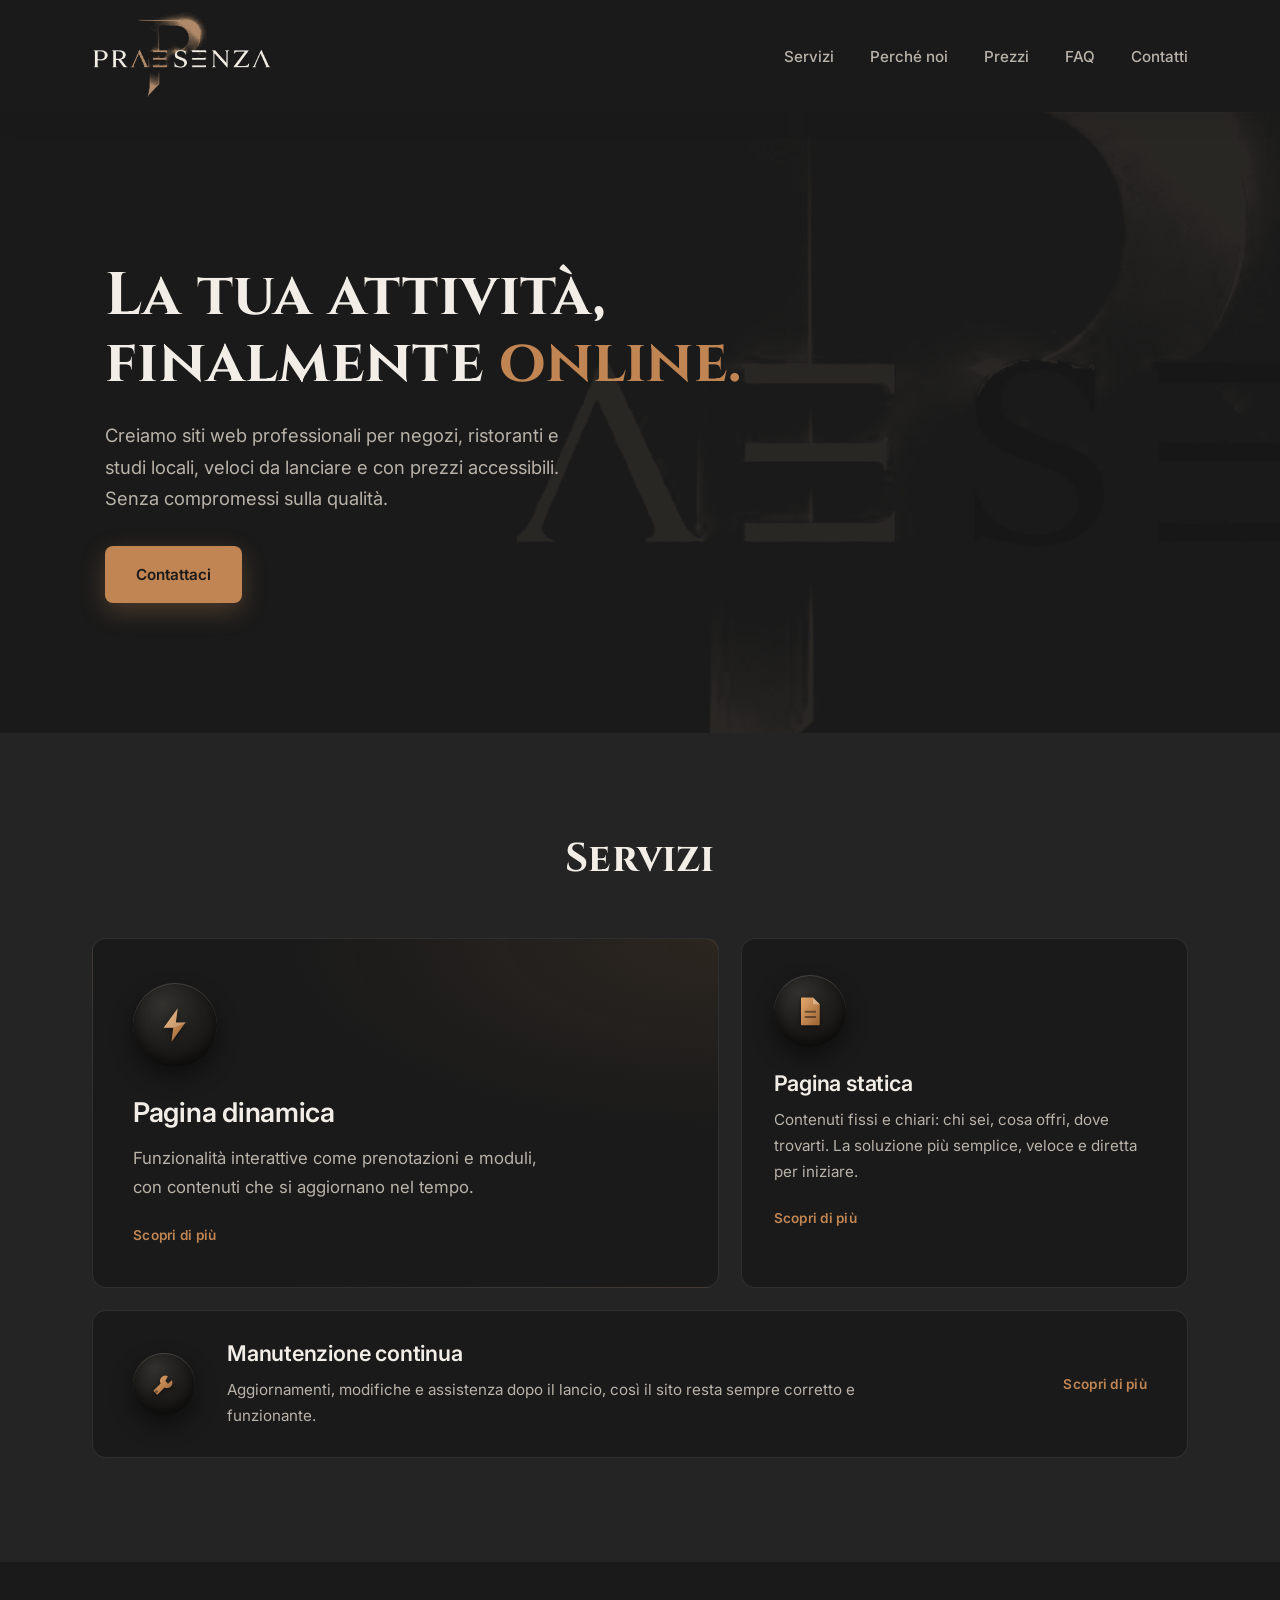
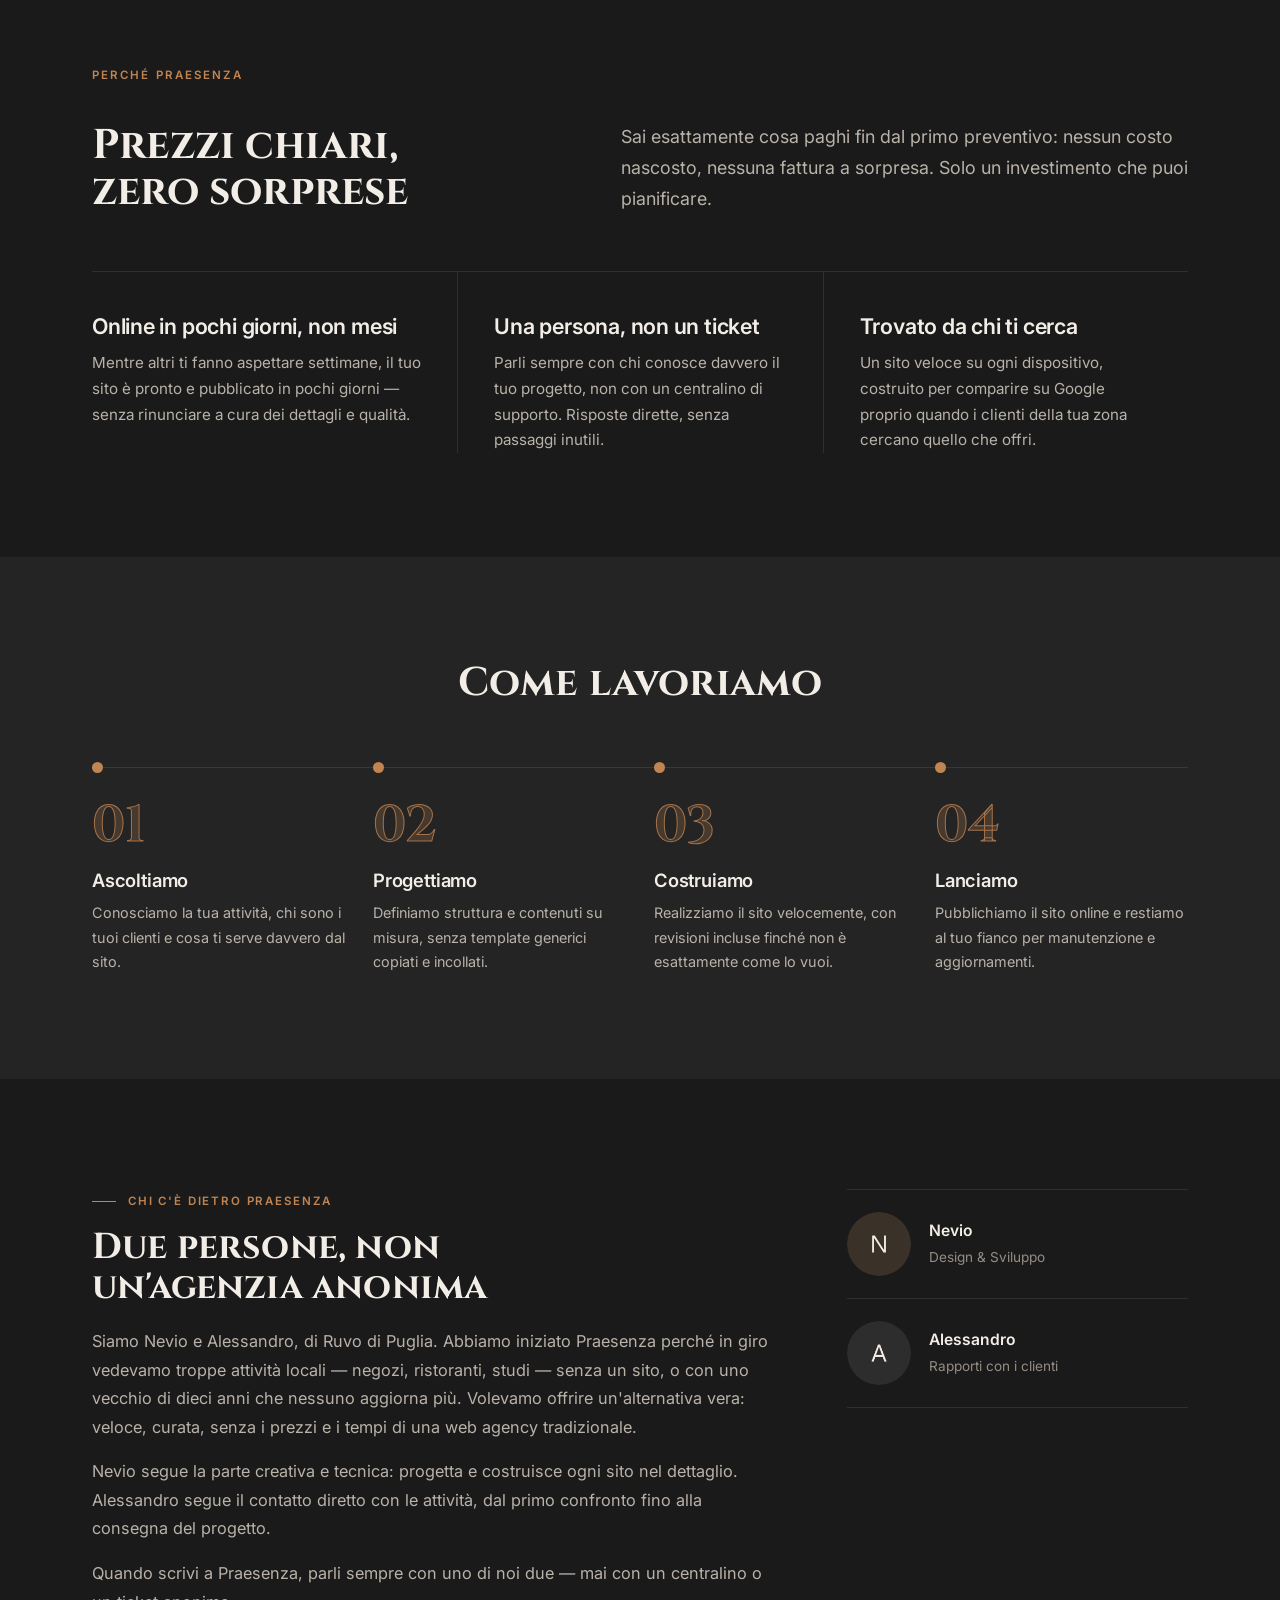
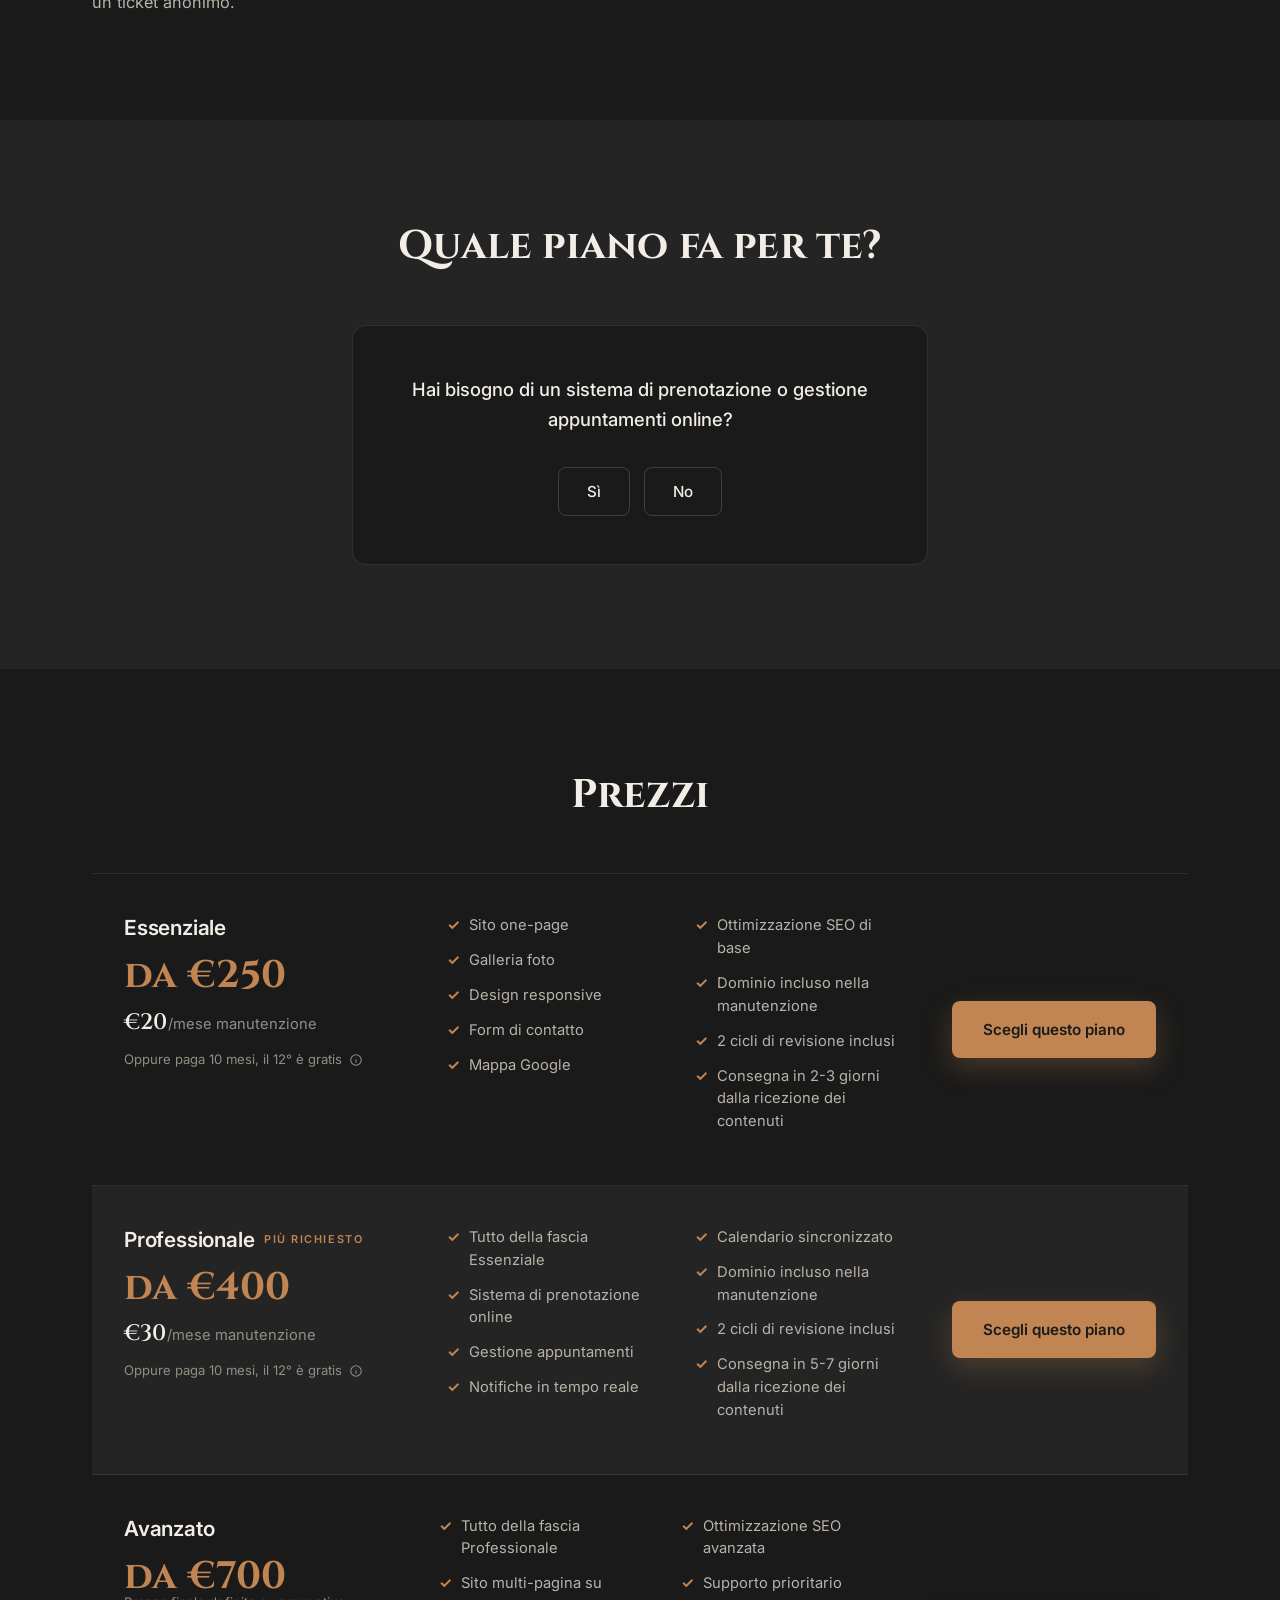
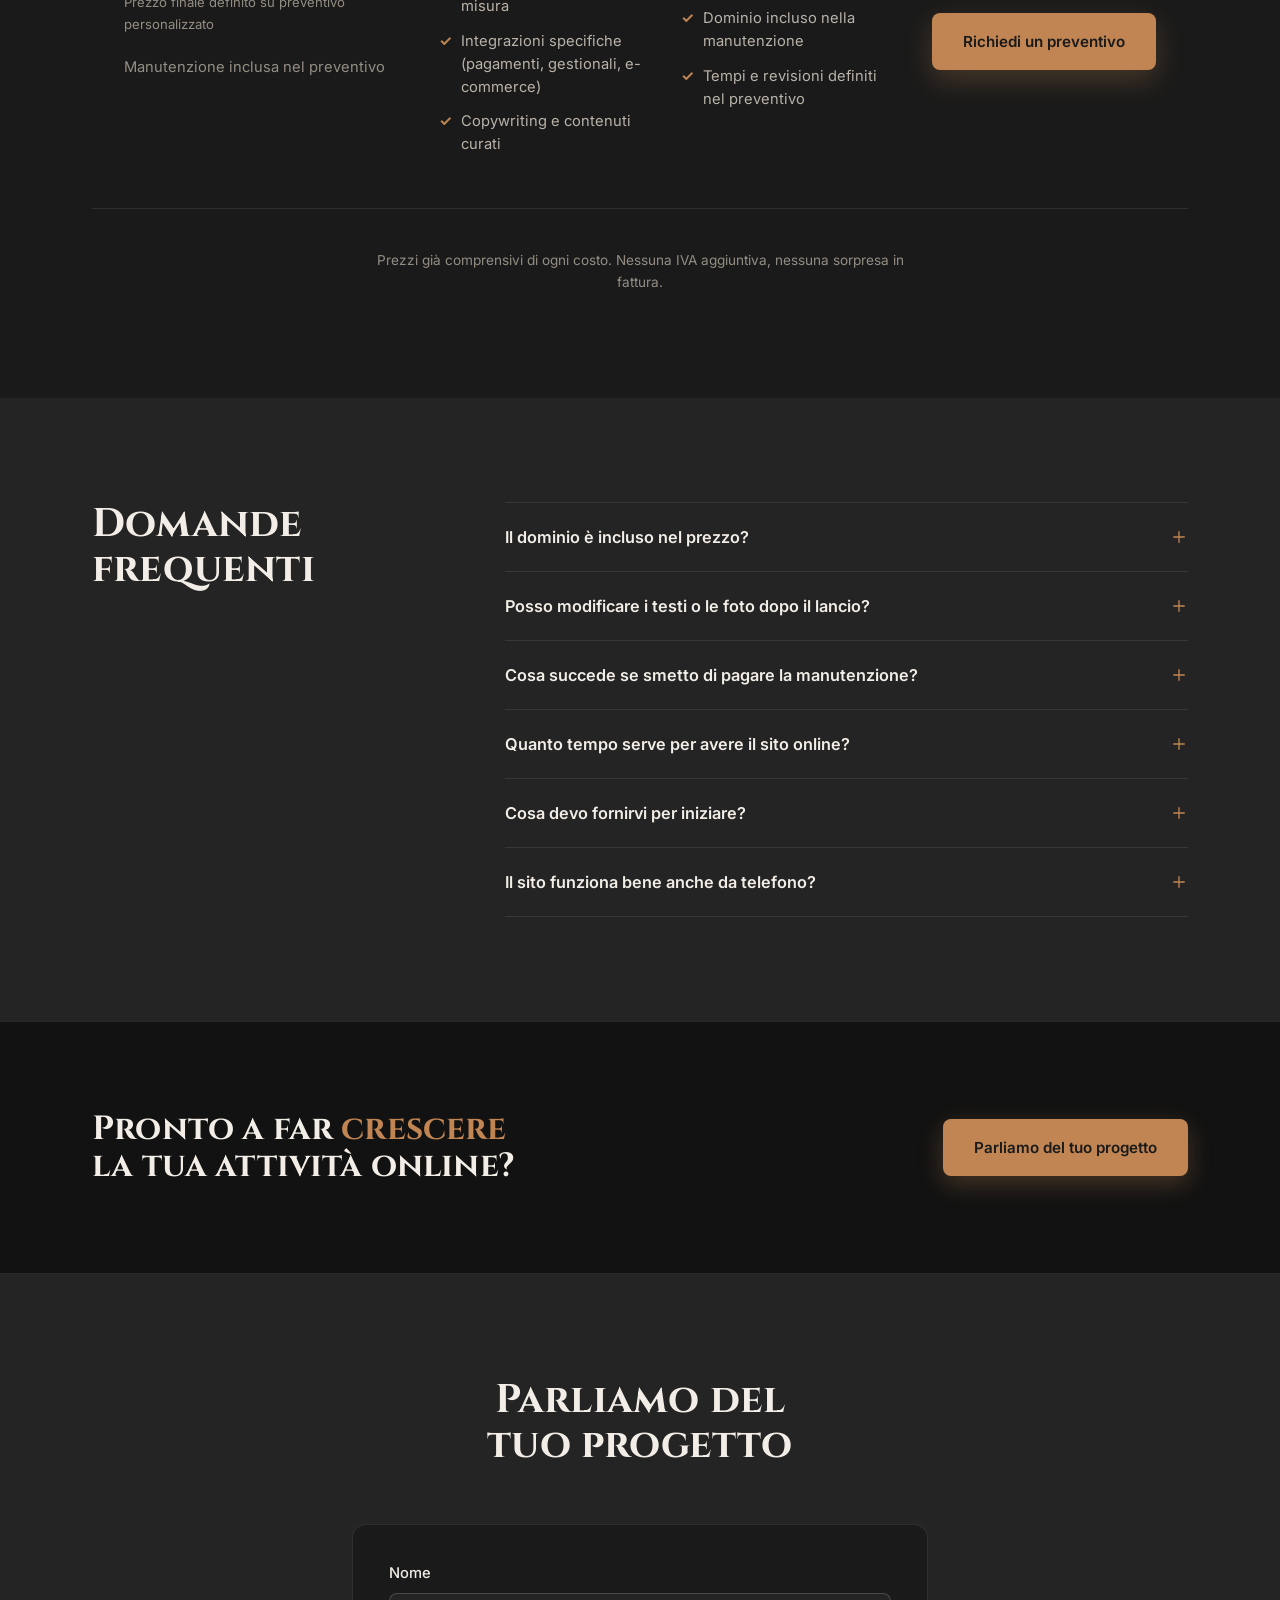
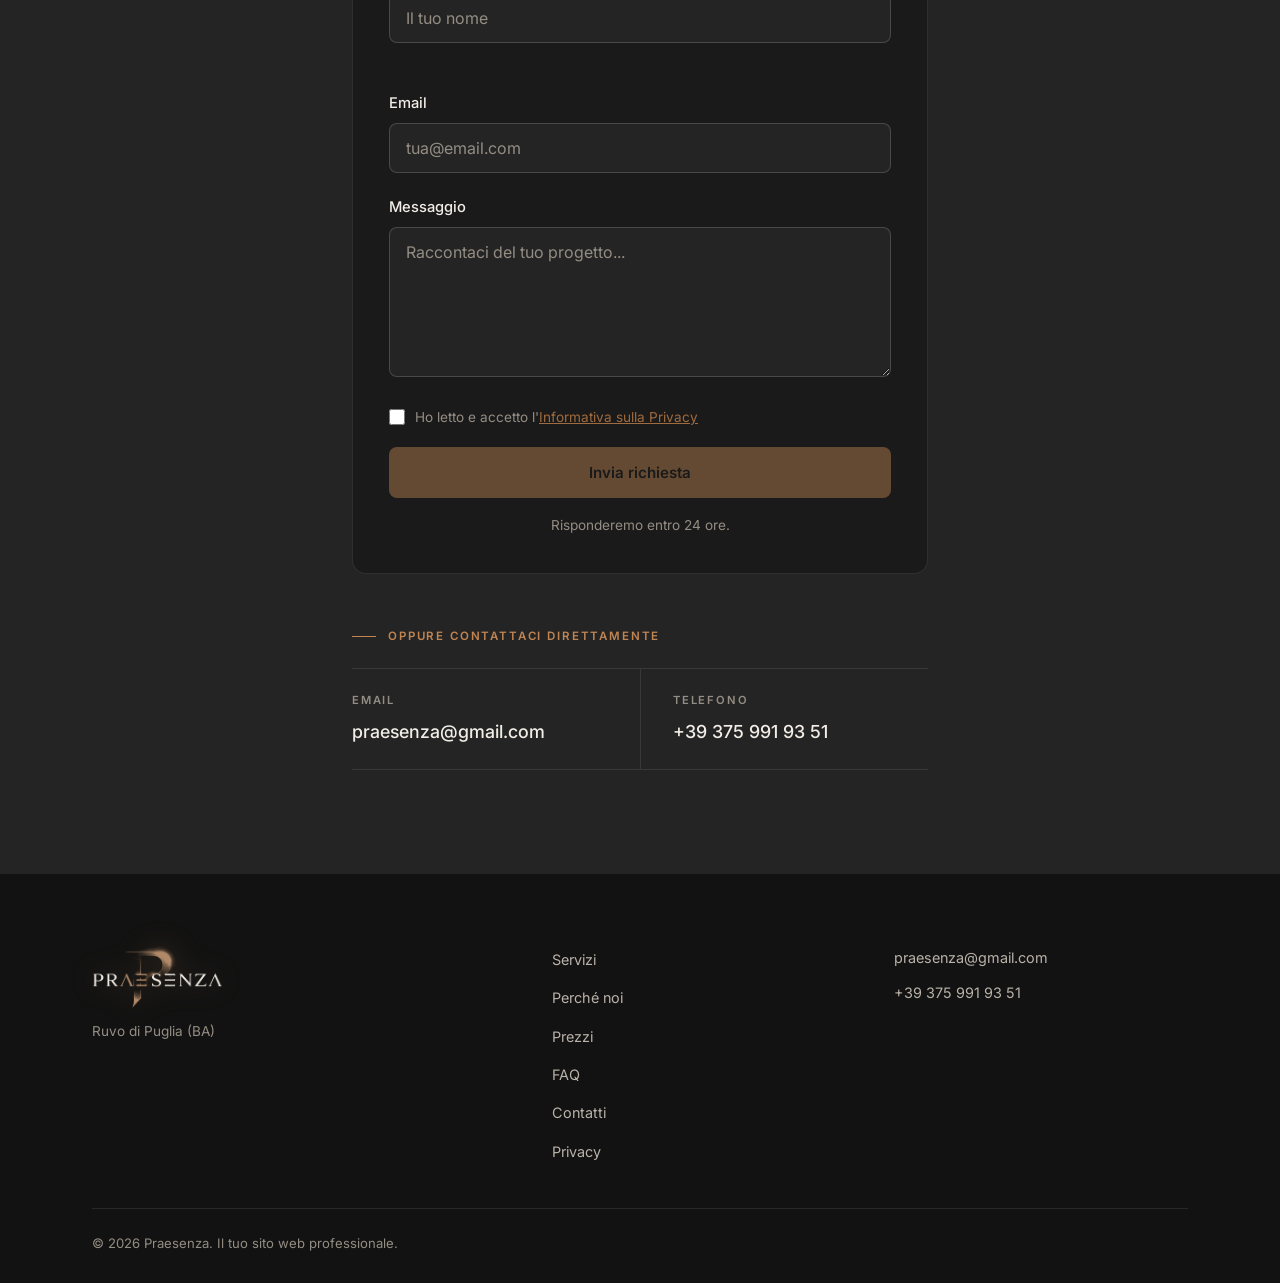
<file: index.html>
﻿<!DOCTYPE html>
<html lang="it">
<head>
    <meta charset="UTF-8">
    <meta name="viewport" content="width=device-width, initial-scale=1.0">
    <title>Praesenza - Siti Web Professionali per Piccole Attività</title>
    <meta name="description" content="Creiamo siti web professionali per negozi, ristoranti e studi locali. Prezzi accessibili, qualità garantita.">
    <link rel="icon" type="image/png" sizes="32x32" href="images/favicon-32.png?v=2">
    <link rel="icon" type="image/png" sizes="512x512" href="images/favicon-512.png?v=2">
    <link rel="apple-touch-icon" sizes="180x180" href="images/favicon-180.png?v=2">
    <link rel="preconnect" href="https://fonts.googleapis.com">
    <link rel="preconnect" href="https://fonts.gstatic.com" crossorigin>
    <link href="https://fonts.googleapis.com/css2?family=Cinzel:wght@500;600;700&family=Inter:wght@400;500;600;700&display=swap" rel="stylesheet">
    <link rel="stylesheet" href="style.css?v=29">
    <script type="application/ld+json">
    {
      "@context": "https://schema.org",
      "@type": "LocalBusiness",
      "name": "Praesenza",
      "description": "Siti web professionali per attività locali",
      "url": "https://praesenza.com",
      "email": "praesenza@gmail.com",
      "telephone": "+393759919351",
      "address": {
        "@type": "PostalAddress",
        "addressLocality": "Ruvo di Puglia",
        "addressRegion": "BA",
        "addressCountry": "IT"
      },
      "priceRange": "€€"
    }
    </script>
</head>
<body>
    <!-- Header / Navigation -->
    <header class="header">
        <nav class="navbar">
            <div class="navbar-container">
                <div class="navbar-brand">
                    <a href="#home" class="logo">
                        <img src="images/logo.png?v=3" alt="Praesenza — La tua presenza online conta." class="logo-img">
                    </a>
                </div>
                
                <button class="menu-toggle" aria-label="Toggle menu" aria-expanded="false">
                    <span></span>
                    <span></span>
                    <span></span>
                </button>

                <ul class="nav-menu">
                    <li><a href="#servizi" class="nav-link">Servizi</a></li>
                    <li><a href="#perche" class="nav-link">Perché noi</a></li>
                    <li><a href="#prezzi" class="nav-link">Prezzi</a></li>
                    <li><a href="#faq" class="nav-link">FAQ</a></li>
                    <li><a href="#contatti" class="nav-link">Contatti</a></li>
                </ul>
            </div>
        </nav>
    </header>

    <!-- Hero Section -->
    <section id="home" class="hero">
        <img src="images/hero-watermark.png" alt="" aria-hidden="true" class="hero-watermark">
        <div class="hero-content">
            <h1 class="hero-title">La tua attività, finalmente <span class="accent-text">online.</span></h1>
            <p class="hero-subtitle">
                Creiamo siti web professionali per negozi, ristoranti e studi locali,
                veloci da lanciare e con prezzi accessibili. Senza compromessi
                sulla qualità.
            </p>

            <div class="hero-cta-group">
                <a href="tel:+393759919351" class="btn btn-accent hero-cta hero-cta--call">
                    <svg class="hero-cta-icon" viewBox="0 0 24 24" fill="none" stroke="currentColor" stroke-width="1.8" aria-hidden="true">
                        <path d="M6.6 10.8c1.4 2.8 3.8 5.1 6.6 6.6l2.2-2.2c.3-.3.7-.4 1-.2 1.1.4 2.3.6 3.6.6.6 0 1 .4 1 1V20c0 .6-.4 1-1 1C10.7 21 3 13.3 3 4c0-.6.4-1 1-1h3.4c.6 0 1 .4 1 1 0 1.3.2 2.5.6 3.6.1.3 0 .7-.2 1L6.6 10.8Z"/>
                    </svg>
                    Chiama ora
                </a>
                <a href="#contatti" class="btn btn-accent hero-cta hero-cta--contact">Contattaci</a>
            </div>
        </div>
    </section>

    <!-- Floating call button (mobile only) -->
    <a href="tel:+393759919351" class="phone-fab" aria-label="Chiama ora">
        <svg viewBox="0 0 24 24" fill="none" stroke="currentColor" stroke-width="1.8" aria-hidden="true">
            <path d="M6.6 10.8c1.4 2.8 3.8 5.1 6.6 6.6l2.2-2.2c.3-.3.7-.4 1-.2 1.1.4 2.3.6 3.6.6.6 0 1 .4 1 1V20c0 .6-.4 1-1 1C10.7 21 3 13.3 3 4c0-.6.4-1 1-1h3.4c.6 0 1 .4 1 1 0 1.3.2 2.5.6 3.6.1.3 0 .7-.2 1L6.6 10.8Z"/>
        </svg>
    </a>

    <!-- Services Section -->
    <section id="servizi" class="services">
        <div class="container">
            <div class="section-header">
                <h2 class="section-title">Servizi</h2>
            </div>

            <div class="services-layout">
                <article class="svc svc--lead" data-modal="modal-dinamica" tabindex="0" role="button" aria-haspopup="dialog">
                    <span class="svc-icon" aria-hidden="true">
                        <svg viewBox="0 0 48 48">
                            <defs>
                                <linearGradient id="gDyn" x1="0" y1="0" x2="1" y2="1">
                                    <stop offset="0%" stop-color="#E4A96C"/>
                                    <stop offset="100%" stop-color="#9A6234"/>
                                </linearGradient>
                            </defs>
                            <path d="M27 5 11 27h11l-2 16 16-22H25l2-16Z" fill="url(#gDyn)"/>
                            <path d="M27 5 11 27h11l16-6H25l2-16Z" fill="#F7E2CB" opacity="0.28"/>
                        </svg>
                    </span>
                    <h3>Pagina dinamica</h3>
                    <p>
                        Funzionalità interattive come prenotazioni e moduli, con
                        contenuti che si aggiornano nel tempo.
                    </p>
                    <span class="svc-link">Scopri di più</span>
                </article>

                <article class="svc svc--side" data-modal="modal-statica" tabindex="0" role="button" aria-haspopup="dialog">
                    <span class="svc-icon" aria-hidden="true">
                        <svg viewBox="0 0 48 48">
                            <defs>
                                <linearGradient id="gSta" x1="0" y1="0" x2="1" y2="1">
                                    <stop offset="0%" stop-color="#E4A96C"/>
                                    <stop offset="100%" stop-color="#9A6234"/>
                                </linearGradient>
                            </defs>
                            <path d="M13 6h15l9 9v27a1 1 0 0 1-1 1H13a1 1 0 0 1-1-1V7a1 1 0 0 1 1-1Z" fill="url(#gSta)"/>
                            <path d="M28 6l9 9h-9V6Z" fill="#F7E2CB" opacity="0.45"/>
                            <path d="M18 25h13M18 32h13" stroke="#231A12" stroke-width="2.4" stroke-linecap="round" opacity="0.55"/>
                        </svg>
                    </span>
                    <h3>Pagina statica</h3>
                    <p>
                        Contenuti fissi e chiari: chi sei, cosa offri, dove trovarti.
                        La soluzione più semplice, veloce e diretta per iniziare.
                    </p>
                    <span class="svc-link">Scopri di più</span>
                </article>

                <article class="svc svc--band" data-modal="modal-manutenzione" tabindex="0" role="button" aria-haspopup="dialog">
                    <span class="svc-icon" aria-hidden="true">
                        <svg viewBox="0 0 48 48">
                            <defs>
                                <linearGradient id="gMan" x1="0" y1="0" x2="1" y2="1">
                                    <stop offset="0%" stop-color="#E4A96C"/>
                                    <stop offset="100%" stop-color="#9A6234"/>
                                </linearGradient>
                            </defs>
                            <path d="M30.2 11.6a8.6 8.6 0 0 0-11.6 11.6L7 34.8 13.2 41l11.6-11.6a8.6 8.6 0 0 0 11.6-11.6l-5.9 5.9-4.3-4.3 4-7.8Z" fill="url(#gMan)"/>
                            <circle cx="12" cy="36" r="2.4" fill="#231A12" opacity="0.5"/>
                        </svg>
                    </span>
                    <div class="svc-band-text">
                        <h3>Manutenzione continua</h3>
                        <p>
                            Aggiornamenti, modifiche e assistenza dopo il lancio, così il sito
                            resta sempre corretto e funzionante.
                        </p>
                    </div>
                    <span class="svc-link">Scopri di più</span>
                </article>
            </div>
        </div>
    </section>

    <!-- Service Detail Modals -->
    <div class="modal-overlay" id="modal-statica" aria-hidden="true">
        <div class="modal" role="dialog" aria-modal="true" aria-labelledby="modal-statica-title">
            <button class="modal-close" type="button" aria-label="Chiudi">&times;</button>
            <span class="eyebrow-tag">Pagina statica</span>
            <h3 id="modal-statica-title">Sempre la stessa, per tutti</h3>
            <p>
                Una pagina statica mostra le stesse informazioni a ogni visitatore, finché non
                le aggiorniamo noi su tua richiesta. Non ha funzionalità che reagiscono a chi la
                visita: è pensata per raccontare la tua attività in modo chiaro e diretto.
            </p>
            <p>
                È la scelta giusta se hai bisogno di mostrare chi sei, cosa offri, orari, contatti
                e magari qualche foto — senza sistemi di prenotazione o moduli complessi. È la
                soluzione più veloce da realizzare, più economica da mantenere e più affidabile
                per iniziare ad avere una presenza online professionale.
            </p>
        </div>
    </div>

    <div class="modal-overlay" id="modal-dinamica" aria-hidden="true">
        <div class="modal" role="dialog" aria-modal="true" aria-labelledby="modal-dinamica-title">
            <button class="modal-close" type="button" aria-label="Chiudi">&times;</button>
            <span class="eyebrow-tag">Pagina dinamica</span>
            <h3 id="modal-dinamica-title">Reagisce a chi la visita</h3>
            <p>
                Una pagina dinamica include funzionalità che rispondono a ciò che fa chi la
                visita: può ricevere prenotazioni, salvare messaggi da un modulo, mostrare
                disponibilità o contenuti diversi a seconda della situazione.
            </p>
            <p>
                È la scelta giusta se la tua attività gestisce appuntamenti, richieste online, o
                ha bisogno di aggiornare spesso i contenuti in autonomia. Richiede più lavoro in
                fase di realizzazione, ma ti dà uno strumento che lavora per te ogni giorno.
            </p>
        </div>
    </div>

    <div class="modal-overlay" id="modal-manutenzione" aria-hidden="true">
        <div class="modal" role="dialog" aria-modal="true" aria-labelledby="modal-manutenzione-title">
            <button class="modal-close" type="button" aria-label="Chiudi">&times;</button>
            <span class="eyebrow-tag">Manutenzione continua</span>
            <h3 id="modal-manutenzione-title">Il sito resta al passo con te</h3>
            <p>
                Dopo il lancio, la manutenzione include piccoli aggiornamenti di testi, immagini
                e contenuti, controlli periodici che tutto funzioni correttamente e assistenza
                diretta se qualcosa non va o hai bisogno di una modifica.
            </p>
            <p>
                È pensata per chi non vuole occuparsi personalmente della parte tecnica: ci
                pensiamo noi, così tu puoi concentrarti sulla tua attività sapendo che il sito
                resta sempre aggiornato, sicuro e online.
            </p>
        </div>
    </div>

    <!-- Why Praesenza Section -->
    <section id="perche" class="why-section">
        <div class="container">
            <span class="section-kicker">Perché Praesenza</span>

            <div class="why-lead">
                <h2>Prezzi chiari, zero sorprese</h2>
                <p>Sai esattamente cosa paghi fin dal primo preventivo: nessun costo nascosto, nessuna fattura a sorpresa. Solo un investimento che puoi pianificare.</p>
            </div>

            <div class="why-rest">
                <div class="why-col">
                    <h3>Online in pochi giorni, non mesi</h3>
                    <p>Mentre altri ti fanno aspettare settimane, il tuo sito è pronto e pubblicato in pochi giorni — senza rinunciare a cura dei dettagli e qualità.</p>
                </div>

                <div class="why-col">
                    <h3>Una persona, non un ticket</h3>
                    <p>Parli sempre con chi conosce davvero il tuo progetto, non con un centralino di supporto. Risposte dirette, senza passaggi inutili.</p>
                </div>

                <div class="why-col">
                    <h3>Trovato da chi ti cerca</h3>
                    <p>Un sito veloce su ogni dispositivo, costruito per comparire su Google proprio quando i clienti della tua zona cercano quello che offri.</p>
                </div>
            </div>
        </div>
    </section>

    <!-- How We Work Section -->
    <section id="processo" class="process">
        <div class="container">
            <div class="section-header">
                <h2 class="section-title">Come lavoriamo</h2>
            </div>

            <div class="process-grid">
                <div class="process-step">
                    <span class="process-number">01</span>
                    <h3>Ascoltiamo</h3>
                    <p>Conosciamo la tua attività, chi sono i tuoi clienti e cosa ti serve davvero dal sito.</p>
                </div>

                <div class="process-step">
                    <span class="process-number">02</span>
                    <h3>Progettiamo</h3>
                    <p>Definiamo struttura e contenuti su misura, senza template generici copiati e incollati.</p>
                </div>

                <div class="process-step">
                    <span class="process-number">03</span>
                    <h3>Costruiamo</h3>
                    <p>Realizziamo il sito velocemente, con revisioni incluse finché non è esattamente come lo vuoi.</p>
                </div>

                <div class="process-step">
                    <span class="process-number">04</span>
                    <h3>Lanciamo</h3>
                    <p>Pubblichiamo il sito online e restiamo al tuo fianco per manutenzione e aggiornamenti.</p>
                </div>
            </div>
        </div>
    </section>

    <!-- About / Chi siamo Section -->
    <section id="chi-siamo" class="about">
        <div class="container">
            <div class="about-grid">
                <div class="about-text">
                    <span class="eyebrow-tag">Chi c'è dietro Praesenza</span>
                    <h2>Due persone, non un'agenzia anonima</h2>
                    <p>
                        Siamo Nevio e Alessandro, di Ruvo di Puglia. Abbiamo iniziato Praesenza
                        perché in giro vedevamo troppe attività locali — negozi, ristoranti, studi —
                        senza un sito, o con uno vecchio di dieci anni che nessuno aggiorna più.
                        Volevamo offrire un'alternativa vera: veloce, curata, senza i prezzi e i
                        tempi di una web agency tradizionale.
                    </p>
                    <p>
                        Nevio segue la parte creativa e tecnica: progetta e costruisce ogni sito
                        nel dettaglio. Alessandro segue il contatto diretto con le attività, dal
                        primo confronto fino alla consegna del progetto.
                    </p>
                    <p>
                        Quando scrivi a Praesenza, parli sempre con uno di noi due — mai con un
                        centralino o un ticket anonimo.
                    </p>
                </div>

                <div class="about-people">
                    <div class="about-member">
                        <img src="images/team-nevio.png" alt="Nevio, co-fondatore di Praesenza" class="about-photo">
                        <p class="about-name">Nevio <span>Design &amp; Sviluppo</span></p>
                    </div>
                    <div class="about-member">
                        <img src="images/team-alessandro.png" alt="Alessandro, co-fondatore di Praesenza" class="about-photo">
                        <p class="about-name">Alessandro <span>Rapporti con i clienti</span></p>
                    </div>
                </div>
            </div>
        </div>
    </section>

    <!-- Plan Quiz / Simulator Section -->
    <section id="simulatore" class="quiz">
        <div class="container container-narrow">
            <div class="section-header">
                <h2 class="section-title">Quale piano fa per te?</h2>
            </div>

            <div class="quiz-card" id="quiz-card">
                <div class="quiz-step" data-step="1">
                    <p class="quiz-question">Hai bisogno di un sistema di prenotazione o gestione appuntamenti online?</p>
                    <div class="quiz-options">
                        <button type="button" class="quiz-option" data-answer="booking-yes">Sì</button>
                        <button type="button" class="quiz-option" data-answer="booking-no">No</button>
                    </div>
                </div>

                <div class="quiz-step" data-step="2a" hidden>
                    <p class="quiz-question">Ti servono anche integrazioni su misura (pagamenti online, gestionali, sistemi esterni)?</p>
                    <div class="quiz-options">
                        <button type="button" class="quiz-option" data-answer="custom-yes">Sì</button>
                        <button type="button" class="quiz-option" data-answer="custom-no">No</button>
                    </div>
                </div>

                <div class="quiz-step" data-step="2b" hidden>
                    <p class="quiz-question">Ti basta una pagina sola per presentarti, o ti servono più pagine e funzionalità su misura?</p>
                    <div class="quiz-options">
                        <button type="button" class="quiz-option" data-answer="pages-one">Una pagina sola</button>
                        <button type="button" class="quiz-option" data-answer="pages-more">Più pagine / su misura</button>
                    </div>
                </div>

                <div class="quiz-result" data-step="result" hidden>
                    <span class="eyebrow-tag">Il piano consigliato per te</span>
                    <h3 id="quiz-result-title"></h3>
                    <p id="quiz-result-desc"></p>
                    <a href="#contatti" class="btn btn-primary plan-select" id="quiz-result-cta" data-plan="">Scegli questo piano</a>
                    <button type="button" class="quiz-restart" id="quiz-restart">Ricomincia il quiz</button>
                </div>
            </div>
        </div>
    </section>

    <!-- Pricing Section -->
    <section id="prezzi" class="pricing">
        <div class="container">
            <div class="section-header">
                <h2 class="section-title">Prezzi</h2>
            </div>

            <div class="listino">
                <article class="tier">
                    <div class="tier-head">
                        <h3>Essenziale</h3>
                        <span class="price">da €250</span>
                        <p class="pricing-maintenance">
                            <span class="price-small">€20</span>/mese manutenzione
                        </p>
                        <p class="pricing-annual-note">
                            Oppure paga 10 mesi, il 12° è gratis
                            <button type="button" class="pricing-tooltip-trigger" aria-label="Maggiori informazioni sulla manutenzione annuale">
                                <svg viewBox="0 0 24 24" fill="none" stroke="currentColor" stroke-width="1.8" aria-hidden="true"><circle cx="12" cy="12" r="9"/><path d="M12 11v5.5"/><circle cx="12" cy="8" r="0.6" fill="currentColor" stroke="none"/></svg>
                                <span class="pricing-tooltip" role="tooltip">Pagando la manutenzione annuale in anticipo, risparmi l'equivalente di 2 mesi.</span>
                            </button>
                        </p>
                    </div>
                    <ul class="pricing-features">
                        <li>Sito one-page</li>
                        <li>Galleria foto</li>
                        <li>Design responsive</li>
                        <li>Form di contatto</li>
                        <li>Mappa Google</li>
                        <li>Ottimizzazione SEO di base</li>
                        <li>Dominio incluso nella manutenzione</li>
                        <li>2 cicli di revisione inclusi</li>
                        <li>Consegna in 2-3 giorni dalla ricezione dei contenuti</li>
                    </ul>
                    <div class="tier-cta">
                        <a href="#contatti" class="btn btn-primary plan-select" data-plan="Essenziale">Scegli questo piano</a>
                    </div>
                </article>

                <article class="tier tier--featured">
                    <div class="tier-head">
                        <h3>Professionale <span class="tier-flag">Più richiesto</span></h3>
                        <span class="price">da €400</span>
                        <p class="pricing-maintenance">
                            <span class="price-small">€30</span>/mese manutenzione
                        </p>
                        <p class="pricing-annual-note">
                            Oppure paga 10 mesi, il 12° è gratis
                            <button type="button" class="pricing-tooltip-trigger" aria-label="Maggiori informazioni sulla manutenzione annuale">
                                <svg viewBox="0 0 24 24" fill="none" stroke="currentColor" stroke-width="1.8" aria-hidden="true"><circle cx="12" cy="12" r="9"/><path d="M12 11v5.5"/><circle cx="12" cy="8" r="0.6" fill="currentColor" stroke="none"/></svg>
                                <span class="pricing-tooltip" role="tooltip">Pagando la manutenzione annuale in anticipo, risparmi l'equivalente di 2 mesi.</span>
                            </button>
                        </p>
                    </div>
                    <ul class="pricing-features">
                        <li>Tutto della fascia Essenziale</li>
                        <li>Sistema di prenotazione online</li>
                        <li>Gestione appuntamenti</li>
                        <li>Notifiche in tempo reale</li>
                        <li>Calendario sincronizzato</li>
                        <li>Dominio incluso nella manutenzione</li>
                        <li>2 cicli di revisione inclusi</li>
                        <li>Consegna in 5-7 giorni dalla ricezione dei contenuti</li>
                    </ul>
                    <div class="tier-cta">
                        <a href="#contatti" class="btn btn-primary plan-select" data-plan="Professionale">Scegli questo piano</a>
                    </div>
                </article>

                <article class="tier">
                    <div class="tier-head">
                        <h3>Avanzato</h3>
                        <span class="price">da €700</span>
                        <p class="price-note">Prezzo finale definito su preventivo personalizzato</p>
                        <p class="pricing-maintenance">Manutenzione inclusa nel preventivo</p>
                    </div>
                    <ul class="pricing-features">
                        <li>Tutto della fascia Professionale</li>
                        <li>Sito multi-pagina su misura</li>
                        <li>Integrazioni specifiche (pagamenti, gestionali, e-commerce)</li>
                        <li>Copywriting e contenuti curati</li>
                        <li>Ottimizzazione SEO avanzata</li>
                        <li>Supporto prioritario</li>
                        <li>Dominio incluso nella manutenzione</li>
                        <li>Tempi e revisioni definiti nel preventivo</li>
                    </ul>
                    <div class="tier-cta">
                        <a href="#contatti" class="btn btn-primary plan-select" data-plan="Avanzato">Richiedi un preventivo</a>
                    </div>
                </article>
            </div>

            <p class="pricing-vat-note">Prezzi già comprensivi di ogni costo. Nessuna IVA aggiuntiva, nessuna sorpresa in fattura.</p>
        </div>
    </section>

    <!-- FAQ Section -->
    <section id="faq" class="faq">
        <div class="container faq-columns">
            <div class="faq-intro">
                <h2 class="section-title">Domande frequenti</h2>
            </div>

            <div class="faq-list">
                <div class="faq-item">
                    <button class="faq-question" type="button" aria-expanded="false" aria-controls="faq-answer-1" id="faq-question-1">
                        <span>Il dominio è incluso nel prezzo?</span>
                        <svg class="faq-icon" viewBox="0 0 24 24" fill="none" stroke="currentColor" stroke-width="1.8" stroke-linecap="round" stroke-linejoin="round" aria-hidden="true">
                            <path d="M5 12h14"/><path class="faq-icon-v" d="M12 5v14"/>
                        </svg>
                    </button>
                    <div class="faq-answer" id="faq-answer-1" role="region" aria-labelledby="faq-question-1">
                        <p>Il dominio è compreso nella manutenzione mensile: ce ne occupiamo interamente noi, dalla registrazione al rinnovo automatico ogni anno. Resta comunque sempre a tua disposizione: puoi richiederne il trasferimento a un altro fornitore in qualsiasi momento, senza costi aggiuntivi.</p>
                    </div>
                </div>

                <div class="faq-item">
                    <button class="faq-question" type="button" aria-expanded="false" aria-controls="faq-answer-2" id="faq-question-2">
                        <span>Posso modificare i testi o le foto dopo il lancio?</span>
                        <svg class="faq-icon" viewBox="0 0 24 24" fill="none" stroke="currentColor" stroke-width="1.8" stroke-linecap="round" stroke-linejoin="round" aria-hidden="true">
                            <path d="M5 12h14"/><path class="faq-icon-v" d="M12 5v14"/>
                        </svg>
                    </button>
                    <div class="faq-answer" id="faq-answer-2" role="region" aria-labelledby="faq-question-2">
                        <p>Sì. Le modifiche minori sono incluse nel piano di manutenzione mensile. Per cambi più importanti (nuove sezioni, redesign) facciamo un preventivo separato, sempre chiaro prima di iniziare.</p>
                    </div>
                </div>

                <div class="faq-item">
                    <button class="faq-question" type="button" aria-expanded="false" aria-controls="faq-answer-3" id="faq-question-3">
                        <span>Cosa succede se smetto di pagare la manutenzione?</span>
                        <svg class="faq-icon" viewBox="0 0 24 24" fill="none" stroke="currentColor" stroke-width="1.8" stroke-linecap="round" stroke-linejoin="round" aria-hidden="true">
                            <path d="M5 12h14"/><path class="faq-icon-v" d="M12 5v14"/>
                        </svg>
                    </button>
                    <div class="faq-answer" id="faq-answer-3" role="region" aria-labelledby="faq-question-3">
                        <p>Il tuo dominio può essere trasferito a te su richiesta in qualsiasi momento. Se il pagamento della manutenzione non viene rinnovato, dopo un sollecito e un periodo di grazia di 15 giorni il sito viene temporaneamente sospeso, finché il pagamento non riprende.</p>
                    </div>
                </div>

                <div class="faq-item">
                    <button class="faq-question" type="button" aria-expanded="false" aria-controls="faq-answer-4" id="faq-question-4">
                        <span>Quanto tempo serve per avere il sito online?</span>
                        <svg class="faq-icon" viewBox="0 0 24 24" fill="none" stroke="currentColor" stroke-width="1.8" stroke-linecap="round" stroke-linejoin="round" aria-hidden="true">
                            <path d="M5 12h14"/><path class="faq-icon-v" d="M12 5v14"/>
                        </svg>
                    </button>
                    <div class="faq-answer" id="faq-answer-4" role="region" aria-labelledby="faq-question-4">
                        <p>Solitamente pochi giorni dalla consegna dei contenuti (testi, foto, informazioni della tua attività), non settimane.</p>
                    </div>
                </div>

                <div class="faq-item">
                    <button class="faq-question" type="button" aria-expanded="false" aria-controls="faq-answer-5" id="faq-question-5">
                        <span>Cosa devo fornirvi per iniziare?</span>
                        <svg class="faq-icon" viewBox="0 0 24 24" fill="none" stroke="currentColor" stroke-width="1.8" stroke-linecap="round" stroke-linejoin="round" aria-hidden="true">
                            <path d="M5 12h14"/><path class="faq-icon-v" d="M12 5v14"/>
                        </svg>
                    </button>
                    <div class="faq-answer" id="faq-answer-5" role="region" aria-labelledby="faq-question-5">
                        <p>Logo (se ce l'hai), foto della tua attività, orari, indirizzo, contatti e una descrizione di cosa offri. Se manca qualcosa ti aiutiamo noi.</p>
                    </div>
                </div>

                <div class="faq-item">
                    <button class="faq-question" type="button" aria-expanded="false" aria-controls="faq-answer-6" id="faq-question-6">
                        <span>Il sito funziona bene anche da telefono?</span>
                        <svg class="faq-icon" viewBox="0 0 24 24" fill="none" stroke="currentColor" stroke-width="1.8" stroke-linecap="round" stroke-linejoin="round" aria-hidden="true">
                            <path d="M5 12h14"/><path class="faq-icon-v" d="M12 5v14"/>
                        </svg>
                    </button>
                    <div class="faq-answer" id="faq-answer-6" role="region" aria-labelledby="faq-question-6">
                        <p>Sì, ogni sito è costruito per essere perfettamente leggibile e usabile su smartphone, tablet e computer — oggi la maggior parte di chi cerca un'attività locale lo fa dal telefono.</p>
                    </div>
                </div>
            </div>
        </div>
    </section>

    <!-- CTA Banner -->
    <section class="cta-banner scroll-reveal">
        <div class="container cta-banner-inner">
            <h2 class="cta-banner-title">Pronto a far <span class="accent-text">crescere</span> la tua attività online?</h2>
            <a href="#contatti" class="btn btn-accent">Parliamo del tuo progetto</a>
        </div>
    </section>

    <!-- Contact Section -->
    <section id="contatti" class="contact">
        <div class="container container-narrow">
            <div class="section-header">
                <h2 class="section-title">Parliamo del tuo progetto</h2>
            </div>

            <form class="contact-form" method="POST" action="https://api.web3forms.com/submit" novalidate>
                <input type="hidden" name="access_key" value="b6b573e3-1506-466f-8e5c-7a649a835d79">
                <input type="hidden" name="subject" value="Nuova richiesta dal sito Praesenza">
                <input type="hidden" name="from_name" value="Sito Praesenza">
                <input type="checkbox" name="botcheck" class="form-honeypot" tabindex="-1" autocomplete="off">

                <div class="form-group">
                    <label for="nome">Nome</label>
                    <input
                        type="text"
                        id="nome"
                        name="name"
                        required
                        aria-required="true"
                        pattern="[A-Za-zÀ-ÖØ-öø-ÿ\s-]+"
                        title="Solo lettere e trattini (-)"
                        placeholder="Il tuo nome"
                        aria-describedby="nome-error"
                    >
                    <span class="field-error" id="nome-error" aria-live="polite"></span>
                </div>

                <div class="form-group">
                    <label for="email">Email</label>
                    <input
                        type="email"
                        id="email"
                        name="email"
                        required
                        aria-required="true"
                        placeholder="tua@email.com"
                    >
                </div>

                <div class="form-group">
                    <label for="messaggio">Messaggio</label>
                    <textarea
                        id="messaggio"
                        name="message"
                        rows="6"
                        required
                        aria-required="true"
                        placeholder="Raccontaci del tuo progetto..."
                    ></textarea>
                </div>

                <div class="form-consent">
                    <label class="consent-label">
                        <input type="checkbox" id="consenso-privacy" name="consenso_privacy" required aria-required="true">
                        <span>Ho letto e accetto l'<a href="/privacy" target="_blank" rel="noopener">Informativa sulla Privacy</a></span>
                    </label>
                </div>

                <button type="submit" class="btn btn-primary btn-block" disabled>Invia richiesta</button>
                <p class="form-note" data-default-note>Risponderemo entro 24 ore.</p>
            </form>

            <div class="contact-direct">
                <span class="eyebrow-tag">Oppure contattaci direttamente</span>
                <div class="contact-lines">
                    <a href="mailto:praesenza@gmail.com" class="contact-line">
                        <span class="contact-line-label">Email</span>
                        <span class="contact-line-value">praesenza@gmail.com</span>
                    </a>
                    <a href="tel:+393759919351" class="contact-line">
                        <span class="contact-line-label">Telefono</span>
                        <span class="contact-line-value">+39 375 991 93 51</span>
                    </a>
                </div>
            </div>
        </div>
    </section>

    <!-- Footer -->
    <footer class="footer">
        <div class="container">
            <div class="footer-content">
                <div class="footer-brand">
                    <a href="#home" class="footer-logo">
                        <img src="images/logo.png?v=3" alt="Praesenza — La tua presenza online conta." class="logo-img">
                    </a>
                    <p class="footer-place">Ruvo di Puglia (BA)</p>
                </div>
                <nav class="footer-links" aria-label="Navigazione footer">
                    <ul>
                        <li><a href="#servizi">Servizi</a></li>
                        <li><a href="#perche">Perché noi</a></li>
                        <li><a href="#prezzi">Prezzi</a></li>
                        <li><a href="#faq">FAQ</a></li>
                        <li><a href="#contatti">Contatti</a></li>
                        <li><a href="/privacy">Privacy</a></li>
                    </ul>
                </nav>
                <div class="footer-contact">
                    <a href="mailto:praesenza@gmail.com">praesenza@gmail.com</a>
                    <a href="tel:+393759919351">+39 375 991 93 51</a>
                </div>
            </div>
            <div class="footer-bottom">
                <p>&copy; 2026 Praesenza. Il tuo sito web professionale.</p>
            </div>
        </div>
    </footer>

    <script src="script.js?v=6"></script>
</body>
</html>
</file>
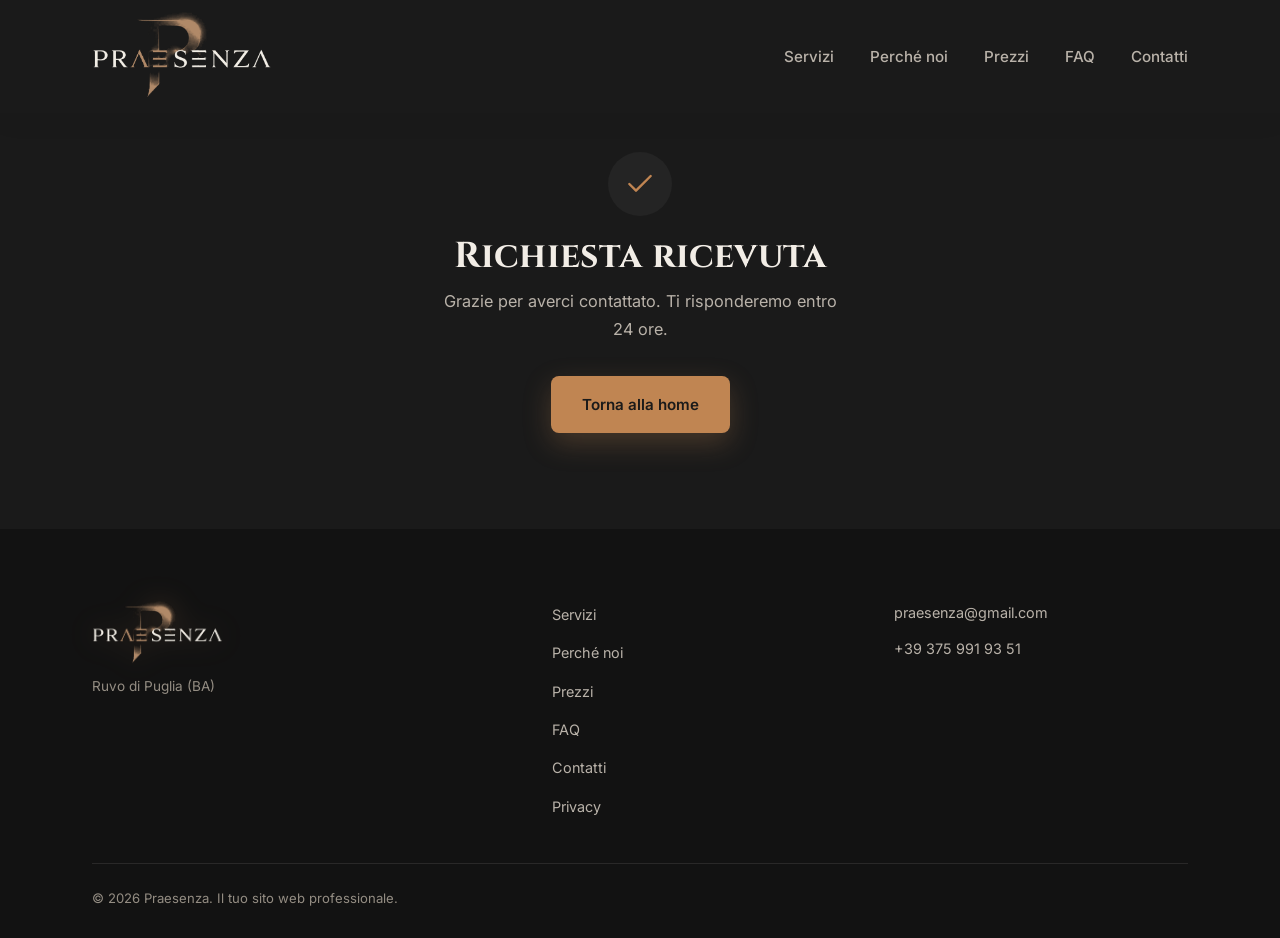
<file: grazie/index.html>
﻿<!DOCTYPE html>
<html lang="it">
<head>
    <meta charset="UTF-8">
    <meta name="viewport" content="width=device-width, initial-scale=1.0">
    <title>Richiesta ricevuta — Praesenza</title>
    <meta name="description" content="Grazie per averci contattato. Ti risponderemo entro 24 ore.">
    <meta name="robots" content="noindex">
    <link rel="icon" type="image/png" sizes="32x32" href="../images/favicon-32.png?v=2">
    <link rel="icon" type="image/png" sizes="512x512" href="../images/favicon-512.png?v=2">
    <link rel="apple-touch-icon" sizes="180x180" href="../images/favicon-180.png?v=2">
    <link rel="preconnect" href="https://fonts.googleapis.com">
    <link rel="preconnect" href="https://fonts.gstatic.com" crossorigin>
    <link href="https://fonts.googleapis.com/css2?family=Cinzel:wght@500;600;700&family=Inter:wght@400;500;600;700&display=swap" rel="stylesheet">
    <link rel="stylesheet" href="../style.css?v=29">
</head>
<body>
    <!-- Header / Navigation -->
    <header class="header">
        <nav class="navbar">
            <div class="navbar-container">
                <div class="navbar-brand">
                    <a href="/" class="logo">
                        <img src="../images/logo.png?v=3" alt="Praesenza — La tua presenza online conta." class="logo-img">
                    </a>
                </div>

                <button class="menu-toggle" aria-label="Toggle menu" aria-expanded="false">
                    <span></span>
                    <span></span>
                    <span></span>
                </button>

                <ul class="nav-menu">
                    <li><a href="/#servizi" class="nav-link">Servizi</a></li>
                    <li><a href="/#perche" class="nav-link">Perché noi</a></li>
                    <li><a href="/#prezzi" class="nav-link">Prezzi</a></li>
                    <li><a href="/#faq" class="nav-link">FAQ</a></li>
                    <li><a href="/#contatti" class="nav-link">Contatti</a></li>
                </ul>
            </div>
        </nav>
    </header>

    <!-- Thank you page -->
    <main class="legal-page thanks-page">
        <div class="container container-narrow thanks-content">
            <span class="card-icon" aria-hidden="true">
                <svg viewBox="0 0 24 24" fill="none" stroke="currentColor" stroke-width="1.8" stroke-linecap="round" stroke-linejoin="round">
                    <path d="M20 6 9 17l-5-5"/>
                </svg>
            </span>
            <h1>Richiesta ricevuta</h1>
            <p>Grazie per averci contattato. Ti risponderemo entro 24 ore.</p>
            <a href="/" class="btn btn-primary">Torna alla home</a>
        </div>
    </main>

    <!-- Footer -->
    <footer class="footer">
        <div class="container">
            <div class="footer-content">
                <div class="footer-brand">
                    <a href="/" class="footer-logo">
                        <img src="../images/logo.png?v=3" alt="Praesenza — La tua presenza online conta." class="logo-img">
                    </a>
                    <p class="footer-place">Ruvo di Puglia (BA)</p>
                </div>
                <nav class="footer-links" aria-label="Navigazione footer">
                    <ul>
                        <li><a href="/#servizi">Servizi</a></li>
                        <li><a href="/#perche">Perché noi</a></li>
                        <li><a href="/#prezzi">Prezzi</a></li>
                        <li><a href="/#faq">FAQ</a></li>
                        <li><a href="/#contatti">Contatti</a></li>
                        <li><a href="/privacy">Privacy</a></li>
                    </ul>
                </nav>
                <div class="footer-contact">
                    <a href="mailto:praesenza@gmail.com">praesenza@gmail.com</a>
                    <a href="tel:+393759919351">+39 375 991 93 51</a>
                </div>
            </div>
            <div class="footer-bottom">
                <p>&copy; 2026 Praesenza. Il tuo sito web professionale.</p>
            </div>
        </div>
    </footer>

    <script src="../script.js?v=6"></script>
</body>
</html>
</file>
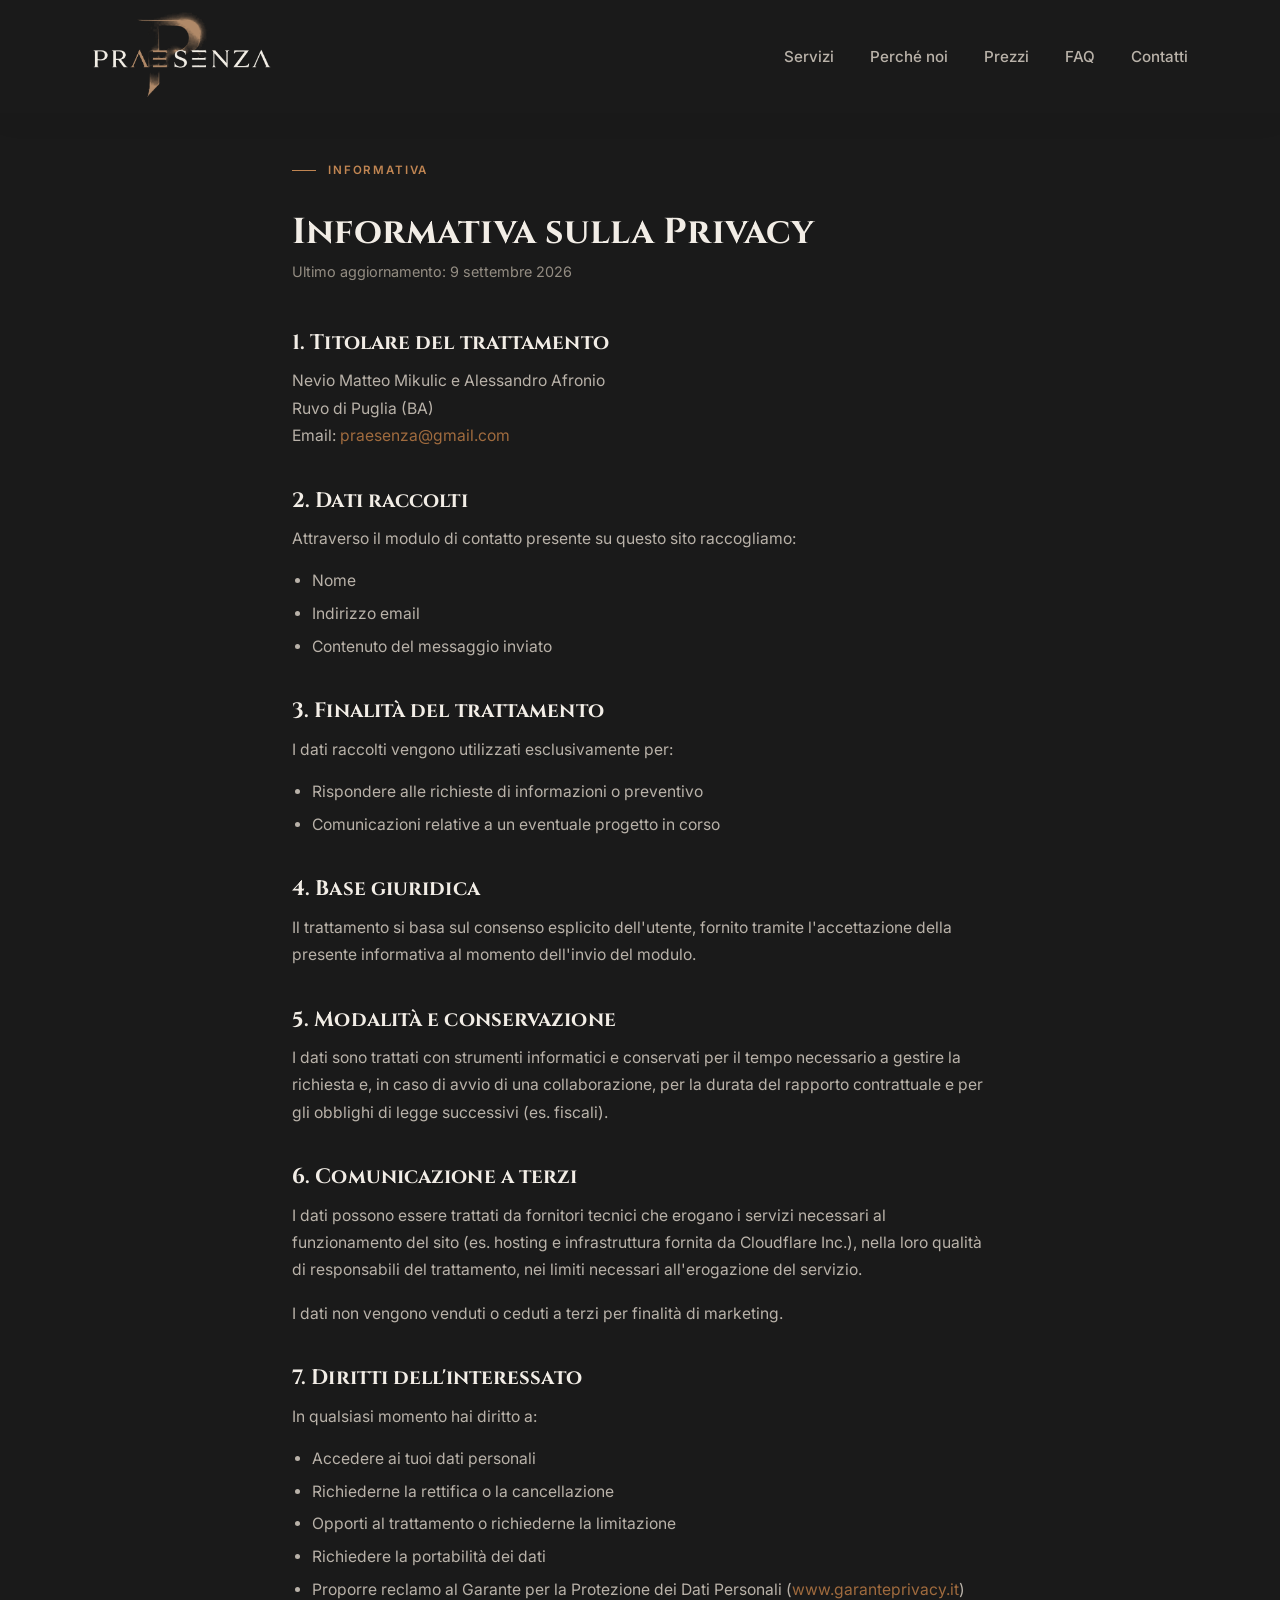
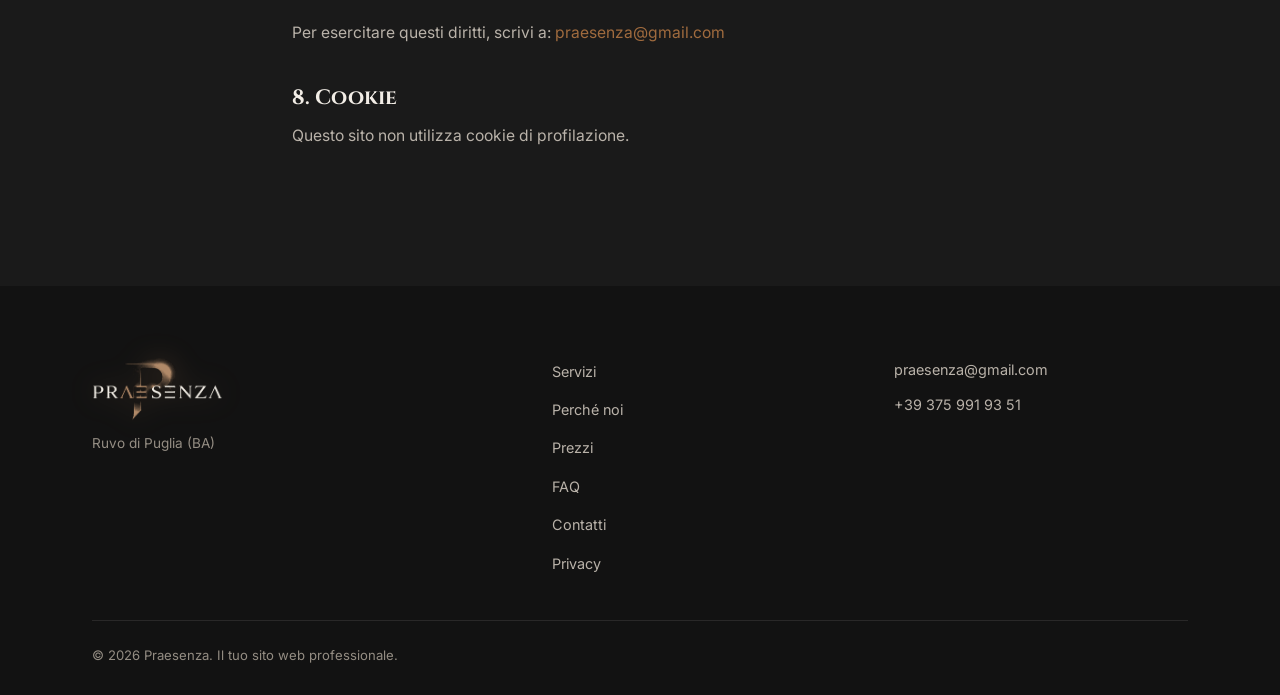
<file: privacy/index.html>
﻿<!DOCTYPE html>
<html lang="it">
<head>
    <meta charset="UTF-8">
    <meta name="viewport" content="width=device-width, initial-scale=1.0">
    <title>Informativa sulla Privacy — Praesenza</title>
    <meta name="description" content="Informativa sulla privacy di Praesenza: titolare del trattamento, dati raccolti, finalità e diritti dell'interessato.">
    <meta name="robots" content="noindex">
    <link rel="icon" type="image/png" sizes="32x32" href="../images/favicon-32.png?v=2">
    <link rel="icon" type="image/png" sizes="512x512" href="../images/favicon-512.png?v=2">
    <link rel="apple-touch-icon" sizes="180x180" href="../images/favicon-180.png?v=2">
    <link rel="preconnect" href="https://fonts.googleapis.com">
    <link rel="preconnect" href="https://fonts.gstatic.com" crossorigin>
    <link href="https://fonts.googleapis.com/css2?family=Cinzel:wght@500;600;700&family=Inter:wght@400;500;600;700&display=swap" rel="stylesheet">
    <link rel="stylesheet" href="../style.css?v=29">
</head>
<body>
    <!-- Header / Navigation -->
    <header class="header">
        <nav class="navbar">
            <div class="navbar-container">
                <div class="navbar-brand">
                    <a href="/" class="logo">
                        <img src="../images/logo.png?v=3" alt="Praesenza — La tua presenza online conta." class="logo-img">
                    </a>
                </div>

                <button class="menu-toggle" aria-label="Toggle menu" aria-expanded="false">
                    <span></span>
                    <span></span>
                    <span></span>
                </button>

                <ul class="nav-menu">
                    <li><a href="/#servizi" class="nav-link">Servizi</a></li>
                    <li><a href="/#perche" class="nav-link">Perché noi</a></li>
                    <li><a href="/#prezzi" class="nav-link">Prezzi</a></li>
                    <li><a href="/#faq" class="nav-link">FAQ</a></li>
                    <li><a href="/#contatti" class="nav-link">Contatti</a></li>
                </ul>
            </div>
        </nav>
    </header>

    <!-- Privacy Policy -->
    <main class="legal-page">
        <div class="container container-prose">
            <span class="eyebrow-tag">Informativa</span>
            <h1>Informativa sulla Privacy</h1>
            <p class="legal-updated">Ultimo aggiornamento: 9 settembre 2026</p>

            <section class="legal-section">
                <h2>1. Titolare del trattamento</h2>
                <p>
                    Nevio Matteo Mikulic e Alessandro Afronio<br>
                    Ruvo di Puglia (BA)<br>
                    Email: <a href="mailto:praesenza@gmail.com">praesenza@gmail.com</a>
                </p>
            </section>

            <section class="legal-section">
                <h2>2. Dati raccolti</h2>
                <p>Attraverso il modulo di contatto presente su questo sito raccogliamo:</p>
                <ul>
                    <li>Nome</li>
                    <li>Indirizzo email</li>
                    <li>Contenuto del messaggio inviato</li>
                </ul>
            </section>

            <section class="legal-section">
                <h2>3. Finalità del trattamento</h2>
                <p>I dati raccolti vengono utilizzati esclusivamente per:</p>
                <ul>
                    <li>Rispondere alle richieste di informazioni o preventivo</li>
                    <li>Comunicazioni relative a un eventuale progetto in corso</li>
                </ul>
            </section>

            <section class="legal-section">
                <h2>4. Base giuridica</h2>
                <p>
                    Il trattamento si basa sul consenso esplicito dell'utente, fornito tramite
                    l'accettazione della presente informativa al momento dell'invio del modulo.
                </p>
            </section>

            <section class="legal-section">
                <h2>5. Modalità e conservazione</h2>
                <p>
                    I dati sono trattati con strumenti informatici e conservati per il tempo
                    necessario a gestire la richiesta e, in caso di avvio di una collaborazione,
                    per la durata del rapporto contrattuale e per gli obblighi di legge successivi
                    (es. fiscali).
                </p>
            </section>

            <section class="legal-section">
                <h2>6. Comunicazione a terzi</h2>
                <p>
                    I dati possono essere trattati da fornitori tecnici che erogano i servizi
                    necessari al funzionamento del sito (es. hosting e infrastruttura fornita da
                    Cloudflare Inc.), nella loro qualità di responsabili del trattamento, nei limiti
                    necessari all'erogazione del servizio.
                </p>
                <p>I dati non vengono venduti o ceduti a terzi per finalità di marketing.</p>
            </section>

            <section class="legal-section">
                <h2>7. Diritti dell'interessato</h2>
                <p>In qualsiasi momento hai diritto a:</p>
                <ul>
                    <li>Accedere ai tuoi dati personali</li>
                    <li>Richiederne la rettifica o la cancellazione</li>
                    <li>Opporti al trattamento o richiederne la limitazione</li>
                    <li>Richiedere la portabilità dei dati</li>
                    <li>Proporre reclamo al Garante per la Protezione dei Dati Personali
                        (<a href="https://www.garanteprivacy.it" target="_blank" rel="noopener">www.garanteprivacy.it</a>)</li>
                </ul>
                <p>Per esercitare questi diritti, scrivi a: <a href="mailto:praesenza@gmail.com">praesenza@gmail.com</a></p>
            </section>

            <section class="legal-section">
                <h2>8. Cookie</h2>
                <p>Questo sito non utilizza cookie di profilazione.</p>
            </section>
        </div>
    </main>

    <!-- Footer -->
    <footer class="footer">
        <div class="container">
            <div class="footer-content">
                <div class="footer-brand">
                    <a href="/" class="footer-logo">
                        <img src="../images/logo.png?v=3" alt="Praesenza — La tua presenza online conta." class="logo-img">
                    </a>
                    <p class="footer-place">Ruvo di Puglia (BA)</p>
                </div>
                <nav class="footer-links" aria-label="Navigazione footer">
                    <ul>
                        <li><a href="/#servizi">Servizi</a></li>
                        <li><a href="/#perche">Perché noi</a></li>
                        <li><a href="/#prezzi">Prezzi</a></li>
                        <li><a href="/#faq">FAQ</a></li>
                        <li><a href="/#contatti">Contatti</a></li>
                        <li><a href="/privacy">Privacy</a></li>
                    </ul>
                </nav>
                <div class="footer-contact">
                    <a href="mailto:praesenza@gmail.com">praesenza@gmail.com</a>
                    <a href="tel:+393759919351">+39 375 991 93 51</a>
                </div>
            </div>
            <div class="footer-bottom">
                <p>&copy; 2026 Praesenza. Il tuo sito web professionale.</p>
            </div>
        </div>
    </footer>

    <script src="../script.js?v=6"></script>
</body>
</html>
</file>
<file: style.css>
/* ========================================
   PRAESENZA - Landing Page Stylesheet
   ======================================== */

/* ========== DESIGN TOKENS ========== */

:root {
    --pz-bg: #1A1A1A;
    --pz-bg-alt: #242424;
    --pz-surface: #242424;
    --pz-deep: #121212;
    --pz-ink: #F2EDE6;
    --pz-primary: #F2EDE6;
    --pz-body: #B9B2A9;
    --pz-muted: #948D83;
    --pz-border: rgba(242, 237, 230, 0.10);
    --pz-border-strong: rgba(242, 237, 230, 0.18);
    --pz-accent: #C08552;
    --pz-accent-dark: #A06B3E;
    --pz-accent-soft: rgba(192, 133, 82, 0.14);
    --pz-dark: #121212;
    --pz-dark-2: #0D0D0D;

    --pz-radius: 14px;
    --pz-radius-sm: 8px;
    --pz-shadow-sm: none;
    --pz-shadow-md: none;
    --pz-shadow-accent: 0 10px 28px rgba(192, 133, 82, 0.28);
}

/* ========== RESET & BASE STYLES ========== */

* {
    margin: 0;
    padding: 0;
    box-sizing: border-box;
}

html {
    scroll-behavior: smooth;
}

body {
    font-family: 'Inter', -apple-system, BlinkMacSystemFont, 'Segoe UI', sans-serif;
    font-weight: 400;
    font-size: 16px;
    line-height: 1.65;
    color: var(--pz-body);
    background-color: var(--pz-bg);
    -webkit-font-smoothing: antialiased;
    -moz-osx-font-smoothing: grayscale;
}

/* Display register (Cinzel): only where type is genuinely large. */
h1, h2 {
    font-family: 'Cinzel', 'Segoe UI', serif;
    font-weight: 700;
    line-height: 1.12;
    letter-spacing: 0.005em;
    margin-bottom: 16px;
    color: var(--pz-ink);
    text-wrap: balance;
}

/* UI register (Inter): subheads carry information, not brand voice. */
h3, h4, h5, h6 {
    font-family: 'Inter', -apple-system, 'Segoe UI', sans-serif;
    font-weight: 600;
    line-height: 1.3;
    letter-spacing: -0.01em;
    margin-bottom: 16px;
    color: var(--pz-ink);
    text-wrap: balance;
}

h1 {
    font-size: clamp(2.25rem, 1.2rem + 4.5vw, 3.75rem);
}

h2 {
    font-size: 2.25rem;
}

h3 {
    font-size: 1.35rem;
}

.accent-text {
    color: var(--pz-accent);
}

p {
    margin-bottom: 16px;
    color: var(--pz-body);
}

a {
    color: var(--pz-accent-dark);
    text-decoration: none;
    transition: color 0.2s ease;
}

a:hover {
    color: var(--pz-accent);
}

a:focus-visible,
button:focus-visible {
    outline: 3px solid rgba(192, 133, 82, 0.5);
    outline-offset: 2px;
}

/* ========== SCROLL REVEAL ANIMATION ========== */

.scroll-reveal {
    opacity: 0;
    transform: translateY(20px);
    transition: opacity 600ms ease-out, transform 600ms ease-out;
}

.scroll-reveal.active {
    opacity: 1;
    transform: translateY(0);
}

/* ========== LAYOUT ========== */

.container {
    max-width: 1160px;
    margin: 0 auto;
    padding: 0 32px;
}

.container-narrow {
    max-width: 640px;
}

/* ========== EYEBROW TAG ========== */

.eyebrow-tag {
    display: inline-flex;
    align-items: center;
    gap: 12px;
    color: var(--pz-accent);
    font-family: 'Inter', sans-serif;
    font-size: 0.72rem;
    font-weight: 600;
    text-transform: uppercase;
    letter-spacing: 0.16em;
    margin-bottom: 24px;
}

.eyebrow-tag::before {
    content: "";
    width: 24px;
    height: 1px;
    background-color: var(--pz-accent);
}

/* ========== HEADER & NAVIGATION ========== */

.header {
    position: fixed;
    top: 0;
    left: 0;
    right: 0;
    background-color: transparent;
    border-bottom: 1px solid transparent;
    box-shadow: 0 8px 24px rgba(17, 17, 17, 0.05);
    z-index: 1000;
    transition: background-color 0.3s ease, border-color 0.3s ease, backdrop-filter 0.3s ease, box-shadow 0.3s ease;
}

.header.is-scrolled {
    background-color: rgba(26, 26, 26, 0.82);
    backdrop-filter: blur(14px) saturate(140%);
    box-shadow: 0 10px 30px rgba(0, 0, 0, 0.35);
    -webkit-backdrop-filter: blur(14px) saturate(140%);
    border-bottom: 1px solid var(--pz-border);
}

.navbar {
    padding: 12px 0;
}

.navbar-container {
    max-width: 1160px;
    margin: 0 auto;
    padding: 0 32px;
    display: flex;
    justify-content: space-between;
    align-items: center;
}

.navbar-brand {
    flex-shrink: 0;
}

.logo {
    display: flex;
    align-items: center;
}

.logo-img {
    height: 88px;
    width: auto;
    display: block;
    transition: opacity 0.2s ease;
}

.logo:hover .logo-img {
    opacity: 0.75;
}

.nav-menu {
    display: flex;
    list-style: none;
    align-items: center;
    gap: 36px;
    margin: 0;
    padding: 0;
}

.nav-link {
    display: inline-block;
    font-size: 0.95rem;
    font-weight: 500;
    color: var(--pz-body);
    transition: color 0.2s ease;
}

.nav-link:hover {
    color: var(--pz-ink);
}

.menu-toggle {
    display: none;
    flex-direction: column;
    align-items: center;
    justify-content: center;
    background: none;
    border: none;
    cursor: pointer;
    gap: 5px;
    width: 44px;
    height: 44px;
    padding: 8px;
}

.menu-toggle span {
    width: 24px;
    height: 2px;
    background-color: var(--pz-ink);
    transition: all 0.3s ease;
    border-radius: 2px;
}

.menu-toggle.active span:nth-child(1) {
    transform: rotate(45deg) translate(8px, 8px);
}

.menu-toggle.active span:nth-child(2) {
    opacity: 0;
}

.menu-toggle.active span:nth-child(3) {
    transform: rotate(-45deg) translate(7px, -7px);
}

/* ========== BUTTONS ========== */

.btn {
    display: inline-block;
    padding: 15px 30px;
    border: 1px solid transparent;
    border-radius: var(--pz-radius-sm);
    font-size: 0.95rem;
    font-weight: 600;
    text-align: center;
    cursor: pointer;
    transition: all 200ms ease;
    font-family: 'Inter', sans-serif;
}

/* Copper carries dark text: white on this copper is only 3.1:1. */
.btn-primary {
    background-color: var(--pz-accent);
    color: #1A1A1A;
    box-shadow: var(--pz-shadow-accent);
}

.btn-primary:hover {
    background-color: #CE9560;
    color: #1A1A1A;
    transform: translateY(-2px);
    box-shadow: 0 14px 30px rgba(192, 133, 82, 0.35);
}

.btn:disabled {
    opacity: 0.45;
    cursor: not-allowed;
    pointer-events: none;
    box-shadow: none;
}

.btn-block {
    width: 100%;
    display: block;
}

.btn-accent {
    background-color: var(--pz-accent);
    color: #1A1A1A;
    box-shadow: 0 8px 24px rgba(192, 133, 82, 0.3);
}

.btn-accent:hover {
    background-color: #CE9560;
    color: #1A1A1A;
    transform: translateY(-2px);
    box-shadow: 0 14px 30px rgba(192, 133, 82, 0.4);
}

/* ========== HERO SECTION ========== */

.hero {
    padding: 150px 32px 130px;
    margin-top: 112px;
    display: flex;
    justify-content: flex-start;
    position: relative;
    overflow: hidden;
    background: var(--pz-bg);
}

.hero-watermark {
    position: absolute;
    top: 50%;
    right: -8%;
    transform: translateY(-50%);
    height: 150%;
    width: auto;
    max-width: none;
    opacity: 0.11;
    filter: saturate(0.6) contrast(1.1);
    pointer-events: none;
    z-index: 0;
    user-select: none;
}

.hero-content {
    max-width: 640px;
    text-align: left;
    position: relative;
    z-index: 1;
    margin-left: 6%;
}

.hero-title {
    margin-bottom: 24px;
}

.hero-subtitle {
    font-size: 1.15rem;
    line-height: 1.7;
    color: var(--pz-body);
    margin: 0 0 32px;
    max-width: 480px;
}

.hero-cta-group {
    display: flex;
    justify-content: flex-start;
}

.hero-cta {
    display: inline-flex;
    align-items: center;
    justify-content: center;
    gap: 10px;
}

.hero-cta-icon {
    width: 18px;
    height: 18px;
    flex-shrink: 0;
}

/* Desktop: show "Contattaci" (smooth-scrolls to #contatti), hide the call button and FAB */
.hero-cta--call {
    display: none;
}

.hero-cta--contact {
    display: inline-flex;
}

.phone-fab {
    display: none;
}

@media (max-width: 767px) {
    /* Mobile: show "Chiama ora" instead, plus a floating call button */
    .hero-cta--call {
        display: inline-flex;
    }

    .hero-cta--contact {
        display: none;
    }

    .hero-cta {
        min-height: 48px;
    }

    .phone-fab {
        display: flex;
        align-items: center;
        justify-content: center;
        position: fixed;
        right: 20px;
        bottom: 20px;
        width: 56px;
        height: 56px;
        border-radius: 50%;
        background: rgba(192, 133, 82, 0.55);
        backdrop-filter: blur(16px) saturate(180%);
        -webkit-backdrop-filter: blur(16px) saturate(180%);
        border: 1px solid rgba(255, 255, 255, 0.4);
        color: #FFFFFF;
        box-shadow: inset 0 1px 0 rgba(255, 255, 255, 0.5), 0 10px 28px rgba(192, 133, 82, 0.35);
        z-index: 900;
        transition: transform 0.2s ease, background-color 0.2s ease;
    }

    .phone-fab:hover {
        background: rgba(192, 133, 82, 0.75);
        transform: translateY(-2px);
    }

    .phone-fab svg {
        width: 24px;
        height: 24px;
    }
}

/* ========== SECTION HEADERS ========== */

.section-header {
    display: flex;
    flex-direction: column;
    align-items: center;
    margin-bottom: 56px;
    text-align: center;
}

.section-title {
    font-size: 2.5rem;
    margin-bottom: 0;
}

/* ========== SERVICES SECTION ========== */

.services {
    padding: 104px 32px;
    background-color: var(--pz-bg-alt);
}


.card-icon {
    display: flex;
    align-items: center;
    justify-content: center;
    width: 64px;
    height: 64px;
    margin: 0 auto 20px;
    background-color: var(--pz-bg-alt);
    border-radius: 50%;
    color: var(--pz-accent);
}

.pricing .card-icon {
    background-color: var(--pz-bg);
}

.card-icon svg {
    width: 32px;
    height: 32px;
}

/* ---- Services composition: three different shapes, not one repeated card ---- */

.services-layout {
    display: grid;
    grid-template-columns: 7fr 5fr;
    gap: 22px;
}

.svc {
    position: relative;
    overflow: hidden;
    cursor: pointer;
    background-color: var(--pz-bg);
    border: 1px solid var(--pz-border);
    border-radius: var(--pz-radius);
    transition: transform 0.4s cubic-bezier(0.2, 0.7, 0.3, 1), border-color 0.3s ease;
}

.svc::after {
    content: "";
    position: absolute;
    inset: 0;
    pointer-events: none;
    background: linear-gradient(115deg, transparent 38%, rgba(242, 237, 230, 0.05) 50%, transparent 62%);
    opacity: 0;
    transform: translateX(-35%);
    transition: opacity 0.35s ease, transform 0.7s ease;
}

.svc:hover::after,
.svc:focus-visible::after {
    opacity: 1;
    transform: translateX(35%);
}

.svc:hover,
.svc:focus-visible {
    border-color: rgba(192, 133, 82, 0.45);
}

.svc--lead {
    padding: 44px 40px 40px;
    background-image: radial-gradient(120% 95% at 100% 0%, rgba(192, 133, 82, 0.11), transparent 58%);
}

.svc--lead:hover {
    transform: perspective(900px) rotateX(1.4deg) rotateY(-1.8deg) translateY(-7px);
}

.svc--side {
    padding: 36px 32px 32px;
}

.svc--side:hover {
    transform: perspective(900px) rotateX(1.4deg) rotateY(1.8deg) translateY(-7px);
}

.svc--band {
    grid-column: 1 / -1;
    display: grid;
    grid-template-columns: auto 1fr auto;
    align-items: center;
    gap: 32px;
    padding: 28px 40px;
}

.svc--band:hover {
    transform: perspective(1400px) rotateX(1deg) translateY(-5px);
}

/* Dimensional icon: bevelled disc + duotone gradient glyph */
.svc-icon {
    position: relative;
    display: flex;
    align-items: center;
    justify-content: center;
    width: 72px;
    height: 72px;
    border-radius: 50%;
    background:
        radial-gradient(80% 80% at 35% 25%, #33312E 0%, #201F1D 55%, #171615 100%);
    box-shadow:
        inset 0 1px 0 rgba(242, 237, 230, 0.16),
        inset 0 -6px 14px rgba(0, 0, 0, 0.55),
        0 10px 22px rgba(0, 0, 0, 0.45);
    transition: transform 0.4s cubic-bezier(0.2, 0.7, 0.3, 1);
}

.svc-icon svg {
    width: 36px;
    height: 36px;
    filter: drop-shadow(0 2px 3px rgba(0, 0, 0, 0.5));
}

.svc:hover .svc-icon {
    transform: translateY(-5px) scale(1.05);
}

.svc--lead .svc-icon {
    width: 84px;
    height: 84px;
    margin-bottom: 28px;
}

.svc--lead .svc-icon svg {
    width: 42px;
    height: 42px;
}

.svc--side .svc-icon {
    margin-bottom: 22px;
}

.svc--band .svc-icon {
    width: 62px;
    height: 62px;
    margin-bottom: 0;
}

.svc--band .svc-icon svg {
    width: 30px;
    height: 30px;
}

.svc--lead h3 {
    font-size: 1.7rem;
    margin-bottom: 14px;
}

.svc--lead p {
    font-size: 1.05rem;
    line-height: 1.7;
    max-width: 430px;
    margin-bottom: 0;
}

.svc--side h3,
.svc--band h3 {
    margin-bottom: 10px;
}

.svc--side p,
.svc--band p {
    font-size: 0.95rem;
    line-height: 1.7;
    margin-bottom: 0;
}

.svc--band .svc-band-text {
    max-width: 640px;
}

.svc-link {
    display: inline-block;
    font-size: 0.85rem;
    font-weight: 600;
    letter-spacing: 0.02em;
    color: var(--pz-accent);
    white-space: nowrap;
}

.svc--lead .svc-link,
.svc--side .svc-link {
    margin-top: 22px;
}

.svc:hover .svc-link {
    color: #D9A06B;
}

/* ========== SERVICE DETAIL MODALS ========== */

.modal-overlay {
    position: fixed;
    inset: 0;
    display: flex;
    align-items: center;
    justify-content: center;
    padding: 24px;
    background-color: rgba(10, 8, 7, 0.6);
    backdrop-filter: blur(6px);
    -webkit-backdrop-filter: blur(6px);
    opacity: 0;
    pointer-events: none;
    transition: opacity 0.25s ease;
    z-index: 2000;
}

.modal-overlay.active {
    opacity: 1;
    pointer-events: auto;
}

.modal {
    width: 100%;
    max-width: 520px;
    max-height: 85vh;
    overflow-y: auto;
    padding: 36px;
    background: rgba(46, 38, 32, 0.8);
    backdrop-filter: blur(24px) saturate(180%);
    -webkit-backdrop-filter: blur(24px) saturate(180%);
    border: 1px solid rgba(255, 255, 255, 0.1);
    border-radius: var(--pz-radius);
    box-shadow: inset 0 1px 0 rgba(255, 255, 255, 0.08), 0 24px 64px rgba(0, 0, 0, 0.4);
    position: relative;
    transform: translateY(16px);
    transition: transform 0.25s ease;
}

.modal-overlay.active .modal {
    transform: translateY(0);
}

.modal h3 {
    margin-top: 16px;
    font-size: 1.5rem;
}

.modal p {
    font-size: 0.95rem;
    line-height: 1.75;
}

.modal p:last-child {
    margin-bottom: 0;
}

.modal-close {
    position: absolute;
    top: 16px;
    right: 16px;
    width: 32px;
    height: 32px;
    display: flex;
    align-items: center;
    justify-content: center;
    background: transparent;
    border: 1px solid var(--pz-border);
    border-radius: 8px;
    color: var(--pz-body);
    font-size: 1.25rem;
    line-height: 1;
    cursor: pointer;
    transition: all 0.2s ease;
}

.modal-close:hover {
    border-color: var(--pz-accent);
    color: var(--pz-accent);
}

/* ========== WHY SECTION ========== */

.why-section {
    padding: 104px 32px;
    background-color: var(--pz-bg);
}

/* The section opens with its strongest argument, not with a centred title:
   one lead statement, then three supporting notes on a hairline grid. */

.section-kicker {
    display: block;
    color: var(--pz-accent);
    font-family: 'Inter', sans-serif;
    font-size: 0.72rem;
    font-weight: 600;
    text-transform: uppercase;
    letter-spacing: 0.18em;
    margin-bottom: 36px;
}

.why-lead {
    display: grid;
    grid-template-columns: 5fr 6fr;
    gap: 56px;
    align-items: end;
    padding-bottom: 56px;
}

.why-lead h2 {
    margin-bottom: 0;
    font-size: 2.6rem;
}

.why-lead p {
    font-size: 1.12rem;
    line-height: 1.75;
    color: var(--pz-body);
    margin-bottom: 0;
}

.why-rest {
    display: grid;
    grid-template-columns: repeat(3, 1fr);
    border-top: 1px solid var(--pz-border);
}

.why-col {
    padding: 40px 36px 0 0;
}

.why-col + .why-col {
    padding-left: 36px;
    border-left: 1px solid var(--pz-border);
}

.why-col h3 {
    margin-bottom: 10px;
}

.why-col p {
    font-size: 0.95rem;
    line-height: 1.7;
    margin-bottom: 0;
}

/* ========== HOW WE WORK / PROCESS ========== */

.process {
    padding: 104px 32px;
    background-color: var(--pz-bg-alt);
}

/* One continuous spine through the four steps, with a node on each,
   instead of four separate progress bars showing invented percentages. */

.process-grid {
    position: relative;
    display: grid;
    grid-template-columns: repeat(4, 1fr);
    gap: 28px;
}

.process-grid::before {
    content: "";
    position: absolute;
    top: 5px;
    left: 0;
    right: 0;
    height: 1px;
    background-color: var(--pz-border);
}

.process-step {
    position: relative;
    padding-top: 38px;
}

.process-step::before {
    content: "";
    position: absolute;
    top: 0;
    left: 0;
    width: 11px;
    height: 11px;
    border-radius: 50%;
    background-color: var(--pz-accent);
}

.process-number {
    display: block;
    font-family: 'Cinzel', serif;
    font-size: 3.2rem;
    font-weight: 700;
    line-height: 1;
    color: rgba(192, 133, 82, 0.22);
    -webkit-text-stroke: 1px rgba(192, 133, 82, 0.8);
    margin-bottom: 18px;
}

.process-step h3 {
    font-size: 1.15rem;
    margin-bottom: 8px;
}

.process-step p {
    font-size: 0.9rem;
    line-height: 1.7;
    margin-bottom: 0;
}

/* ========== CTA BANNER ========== */

.cta-banner {
    padding: 88px 32px;
    background-color: var(--pz-deep);
    border-top: 1px solid var(--pz-border);
    border-bottom: 1px solid var(--pz-border);
}

.cta-banner-inner {
    display: flex;
    align-items: center;
    justify-content: space-between;
    flex-wrap: wrap;
    gap: 32px;
}

.cta-banner-title {
    color: var(--pz-ink);
    font-size: 2.1rem;
    margin-bottom: 0;
    max-width: 560px;
}

/* ========== ABOUT / CHI SIAMO ========== */

.about {
    padding: 104px 32px;
    background-color: var(--pz-bg);
}

.about-grid {
    display: grid;
    grid-template-columns: 2fr 1fr;
    gap: 72px;
    align-items: start;
}

.about-people {
    display: flex;
    flex-direction: column;
    padding-top: 6px;
}

.about-member {
    display: flex;
    align-items: center;
    gap: 18px;
    padding: 22px 0;
    border-top: 1px solid var(--pz-border);
}

.about-member:last-child {
    border-bottom: 1px solid var(--pz-border);
}

.about-photo {
    width: 64px;
    height: 64px;
    border-radius: 50%;
    object-fit: cover;
    flex-shrink: 0;
}

.about-name {
    font-size: 0.98rem;
    font-weight: 600;
    color: var(--pz-ink);
    margin-bottom: 0;
}

.about-name span {
    display: block;
    font-weight: 400;
    color: var(--pz-muted);
    font-size: 0.85rem;
    margin-top: 2px;
}

.about-text .eyebrow-tag {
    margin-bottom: 16px;
}

.about-text h2 {
    margin-bottom: 20px;
}

.about-text p {
    font-size: 1.02rem;
    line-height: 1.75;
    color: var(--pz-body);
}

.about-text p:last-child {
    margin-bottom: 0;
}

/* ========== PLAN QUIZ / SIMULATOR ========== */

.quiz {
    padding: 104px 32px;
    background-color: var(--pz-bg-alt);
}

.quiz-card {
    position: relative;
    background-color: var(--pz-bg);
    border: 1px solid var(--pz-border);
    border-radius: var(--pz-radius);
    padding: 48px 36px;
    text-align: center;
    overflow: hidden;
}

.quiz-card > * {
    position: relative;
    z-index: 1;
}

.quiz-question {
    font-size: 1.15rem;
    font-weight: 500;
    color: var(--pz-ink);
    margin-bottom: 32px;
}

.quiz-options {
    display: flex;
    justify-content: center;
    flex-wrap: wrap;
    gap: 14px;
}

.quiz-option {
    padding: 14px 28px;
    background-color: transparent;
    border: 1px solid var(--pz-border-strong);
    border-radius: var(--pz-radius-sm);
    color: var(--pz-ink);
    font-family: 'Inter', sans-serif;
    font-size: 0.95rem;
    font-weight: 500;
    cursor: pointer;
    transition: all 0.2s ease;
}

.quiz-option:hover,
.quiz-option:focus-visible {
    border-color: var(--pz-accent);
    background-color: var(--pz-accent-soft);
    color: var(--pz-ink);
}

.quiz-result .eyebrow-tag {
    margin-bottom: 0;
}

.quiz-result h3 {
    margin-top: 16px;
    font-size: 1.6rem;
}

.quiz-result p {
    font-size: 0.98rem;
    line-height: 1.7;
    margin-bottom: 24px;
}

.quiz-restart {
    display: block;
    margin: 16px auto 0;
    background: none;
    border: none;
    color: var(--pz-muted);
    font-size: 0.85rem;
    text-decoration: underline;
    cursor: pointer;
    font-family: 'Inter', sans-serif;
}

.quiz-restart:hover {
    color: var(--pz-accent);
}

/* ========== PRICING SECTION ========== */

.pricing {
    padding: 104px 32px;
    background-color: var(--pz-bg);
}

/* A listino (price list) read down the page, not three SaaS columns
   compared across. Each tier is a row; the popular one is marked by
   tone and an inline label, not a floating badge or a scale-up. */

.listino {
    border-top: 1px solid var(--pz-border);
}

.tier {
    display: grid;
    grid-template-columns: minmax(230px, 0.9fr) 1.5fr auto;
    gap: 48px;
    align-items: start;
    padding: 40px 32px;
    border-bottom: 1px solid var(--pz-border);
    transition: background-color 0.25s ease;
}

.tier--featured {
    background-color: var(--pz-bg-alt);
}

.tier-head h3 {
    font-size: 1.3rem;
    margin-bottom: 14px;
    display: flex;
    align-items: center;
    flex-wrap: wrap;
    gap: 10px;
}

.tier-flag {
    font-size: 0.68rem;
    font-weight: 600;
    text-transform: uppercase;
    letter-spacing: 0.14em;
    color: var(--pz-accent);
}

.tier-cta {
    align-self: center;
}

.tier-cta .btn {
    white-space: nowrap;
}

.price {
    display: block;
    font-size: 2.4rem;
    font-weight: 700;
    line-height: 1.1;
    color: var(--pz-accent);
    font-family: 'Cinzel', serif;
    letter-spacing: 0.01em;
    margin-bottom: 6px;
}

.price-small {
    font-size: 1.4rem;
    font-weight: 600;
    color: var(--pz-ink);
    font-family: 'Cinzel', serif;
    letter-spacing: 0.01em;
}

.pricing-maintenance {
    font-size: 0.92rem;
    margin-bottom: 28px;
    color: var(--pz-muted);
}

.price-note {
    font-size: 0.82rem;
    color: var(--pz-muted);
    margin-top: -12px;
    margin-bottom: 20px;
}

.pricing-annual-note {
    display: flex;
    align-items: center;
    gap: 6px;
    margin-top: -20px;
    margin-bottom: 28px;
    font-size: 0.82rem;
    color: var(--pz-muted);
}

.pricing-tooltip-trigger {
    position: relative;
    display: inline-flex;
    align-items: center;
    justify-content: center;
    flex-shrink: 0;
    width: 16px;
    height: 16px;
    padding: 0;
    background: none;
    border: none;
    color: var(--pz-muted);
    cursor: pointer;
}

.pricing-tooltip-trigger svg {
    width: 14px;
    height: 14px;
}

.pricing-tooltip-trigger:hover,
.pricing-tooltip-trigger:focus-visible {
    color: var(--pz-accent-dark);
}

.pricing-tooltip {
    position: absolute;
    bottom: calc(100% + 10px);
    left: 50%;
    transform: translateX(-50%) translateY(4px);
    width: 220px;
    padding: 10px 12px;
    background-color: #17110D;
    color: var(--pz-ink);
    font-size: 0.78rem;
    font-weight: 400;
    line-height: 1.5;
    text-align: left;
    border-radius: 8px;
    box-shadow: 0 8px 20px rgba(0, 0, 0, 0.4);
    opacity: 0;
    pointer-events: none;
    transition: opacity 0.2s ease, transform 0.2s ease;
    z-index: 20;
}

.pricing-tooltip::after {
    content: "";
    position: absolute;
    top: 100%;
    left: 50%;
    transform: translateX(-50%);
    border: 6px solid transparent;
    border-top-color: #17110D;
}

.pricing-tooltip-trigger:hover .pricing-tooltip,
.pricing-tooltip-trigger:focus-visible .pricing-tooltip,
.pricing-tooltip-trigger.active .pricing-tooltip {
    opacity: 1;
    pointer-events: auto;
    transform: translateX(-50%) translateY(0);
}

.pricing-vat-note {
    text-align: center;
    font-size: 0.85rem;
    color: var(--pz-muted);
    margin: 40px auto 0;
    max-width: 560px;
}

.pricing-features {
    list-style: none;
    columns: 2;
    column-gap: 40px;
    margin: 0;
}

.pricing-features li {
    position: relative;
    break-inside: avoid;
    padding: 0 0 12px 22px;
    font-size: 0.92rem;
    line-height: 1.55;
    color: var(--pz-body);
}

.pricing-features li:before {
    content: "✓";
    position: absolute;
    left: 0;
    top: 0;
    color: var(--pz-accent);
    font-weight: 700;
}

/* ========== FAQ SECTION ========== */

.faq {
    padding: 104px 32px;
    background-color: var(--pz-bg-alt);
}

.faq-columns {
    display: grid;
    grid-template-columns: 0.75fr 1.5fr;
    gap: 72px;
    align-items: start;
}

.faq-intro {
    position: sticky;
    top: 148px;
}

.faq-intro .section-title {
    text-align: left;
    margin-bottom: 0;
}

.faq-list {
    display: flex;
    flex-direction: column;
    border-top: 1px solid var(--pz-border);
}

.faq-item {
    border-bottom: 1px solid var(--pz-border);
}

.faq-question {
    width: 100%;
    display: flex;
    align-items: center;
    justify-content: space-between;
    gap: 24px;
    padding: 24px 0;
    background: none;
    border: none;
    text-align: left;
    font-family: 'Inter', sans-serif;
    font-size: 1.02rem;
    font-weight: 600;
    color: var(--pz-ink);
    cursor: pointer;
    transition: color 0.2s ease;
}

.faq-question:hover {
    color: var(--pz-accent);
}

.faq-icon {
    flex-shrink: 0;
    width: 18px;
    height: 18px;
    color: var(--pz-accent);
}

/* Plus collapses into a minus when the answer opens */
.faq-icon-v {
    transform-box: fill-box;
    transform-origin: center;
    transition: transform 0.25s ease, opacity 0.25s ease;
}

.faq-question[aria-expanded="true"] .faq-icon-v {
    transform: scaleY(0);
    opacity: 0;
}

.faq-answer {
    max-height: 0;
    overflow: hidden;
    transition: max-height 0.3s ease;
}

.faq-answer p {
    padding: 0 40px 26px 0;
    margin: 0;
    font-size: 0.95rem;
    line-height: 1.75;
    color: var(--pz-body);
    border-left: 1px solid var(--pz-accent);
    padding-left: 20px;
}

/* ========== CONTACT SECTION ========== */

.contact {
    padding: 104px 32px;
    background-color: var(--pz-bg-alt);
    position: relative;
}

.contact-form {
    margin-bottom: 32px;
    padding: 36px;
    background-color: var(--pz-bg);
    border: 1px solid var(--pz-border);
    border-radius: var(--pz-radius);
    box-shadow: var(--pz-shadow-sm);
}

.form-group {
    margin-bottom: 22px;
}

.form-group label {
    display: block;
    font-weight: 500;
    font-size: 0.92rem;
    margin-bottom: 8px;
    color: var(--pz-ink);
}

.form-group input,
.form-group textarea {
    width: 100%;
    padding: 14px 16px;
    border: 1px solid var(--pz-border-strong);
    border-radius: var(--pz-radius-sm);
    font-family: 'Inter', sans-serif;
    font-size: 1rem;
    color: var(--pz-ink);
    background-color: var(--pz-bg-alt);
    transition: all 0.2s ease;
}

.form-group input::placeholder,
.form-group textarea::placeholder {
    color: var(--pz-muted);
}

.form-group input:focus,
.form-group textarea:focus {
    border-color: var(--pz-accent);
    box-shadow: 0 0 0 3px rgba(192, 133, 82, 0.2);
    outline: none;
}

.form-group input:-webkit-autofill,
.form-group input:-webkit-autofill:hover,
.form-group input:-webkit-autofill:focus {
    -webkit-text-fill-color: var(--pz-ink);
    -webkit-box-shadow: 0 0 0 1000px var(--pz-bg-alt) inset;
    box-shadow: 0 0 0 1000px var(--pz-bg-alt) inset;
    caret-color: var(--pz-ink);
    transition: background-color 9999s ease-in-out 0s;
}

.form-group input.input-error {
    border-color: #E5484D;
}

.form-group input.input-error:focus {
    box-shadow: 0 0 0 3px rgba(229, 72, 77, 0.2);
}

.field-error {
    display: block;
    min-height: 18px;
    margin-top: 8px;
    font-size: 0.8rem;
    color: #FF8A80;
}

.form-group textarea {
    resize: vertical;
    min-height: 130px;
}

.form-note {
    font-size: 0.85rem;
    color: var(--pz-muted);
    margin-top: 16px;
    margin-bottom: 0;
    text-align: center;
    transition: color 0.2s ease;
}

.form-note--success,
.form-note--error {
    padding: 12px 16px;
    border-radius: var(--pz-radius-sm);
    font-weight: 500;
}

.form-note--success {
    color: var(--pz-ink);
    background-color: var(--pz-accent-soft);
    border: 1px solid rgba(192, 133, 82, 0.4);
}

.form-note--error {
    color: #FF8A80;
    background-color: rgba(229, 72, 77, 0.12);
    border: 1px solid rgba(229, 72, 77, 0.4);
}

.form-honeypot {
    display: none;
}

.form-consent {
    margin-bottom: 20px;
}

.consent-label {
    display: flex;
    align-items: flex-start;
    gap: 10px;
    cursor: pointer;
}

.consent-label input[type="checkbox"] {
    flex-shrink: 0;
    width: 16px;
    height: 16px;
    margin-top: 2px;
    accent-color: var(--pz-accent);
    cursor: pointer;
}

.consent-label span {
    font-size: 0.85rem;
    line-height: 1.5;
    color: var(--pz-muted);
}

.consent-label a {
    color: var(--pz-accent-dark);
    text-decoration: underline;
}

.consent-label a:hover {
    color: var(--pz-accent);
}

.contact-direct {
    margin-top: 44px;
}

.contact-direct .eyebrow-tag {
    margin-bottom: 22px;
}

.contact-lines {
    display: grid;
    grid-template-columns: repeat(2, 1fr);
    gap: 0;
    border-top: 1px solid var(--pz-border);
}

.contact-line {
    display: block;
    padding: 22px 24px 22px 0;
    color: var(--pz-ink);
    border-bottom: 1px solid var(--pz-border);
    transition: color 0.2s ease;
}

.contact-line + .contact-line {
    padding-left: 32px;
    border-left: 1px solid var(--pz-border);
}

.contact-line-label {
    display: block;
    font-size: 0.7rem;
    font-weight: 600;
    text-transform: uppercase;
    letter-spacing: 0.16em;
    color: var(--pz-muted);
    margin-bottom: 8px;
}

.contact-line-value {
    font-size: 1.12rem;
    font-weight: 500;
}

.contact-line:hover {
    color: var(--pz-accent);
}

/* ========== LEGAL / PRIVACY PAGE ========== */

.legal-page {
    padding: 152px 0 96px;
    background-color: var(--pz-bg);
}

.container-prose {
    max-width: 760px;
}

.legal-page h1 {
    font-size: 2.25rem;
    margin-top: 8px;
    margin-bottom: 8px;
}

.legal-updated {
    color: var(--pz-muted);
    font-size: 0.9rem;
    margin-bottom: 48px;
}

.legal-section {
    margin-bottom: 40px;
}

.legal-section h2 {
    font-size: 1.3rem;
    margin-bottom: 12px;
}

.legal-section p {
    font-size: 0.98rem;
    line-height: 1.75;
}

.legal-section ul {
    padding-left: 20px;
    margin-bottom: 16px;
}

.thanks-page {
    display: flex;
    align-items: center;
    justify-content: center;
    min-height: 55vh;
}

.thanks-content {
    max-width: 460px;
    margin: 0 auto;
    text-align: center;
}

.thanks-content h1 {
    margin-bottom: 12px;
}

.thanks-content p {
    font-size: 1.02rem;
    line-height: 1.7;
    color: var(--pz-body);
    margin-bottom: 32px;
}

.legal-section li {
    font-size: 0.98rem;
    line-height: 1.7;
    color: var(--pz-body);
    margin-bottom: 6px;
}

.legal-section p:last-child {
    margin-bottom: 0;
}

/* ========== FOOTER ========== */

.footer {
    background-color: var(--pz-deep);
    color: var(--pz-muted);
    padding: 72px 32px 28px;
}

.footer-content {
    max-width: 1160px;
    margin: 0 auto 44px;
    padding: 0;
    display: grid;
    grid-template-columns: 1.4fr 1fr 1fr;
    gap: 48px;
    align-items: start;
}

.footer-section {
    margin-bottom: 0;
}

.footer-logo {
    display: flex;
    align-items: center;
}

.footer-logo .logo-img {
    height: 64px;
    filter: drop-shadow(0 0 14px rgba(192, 133, 82, 0.35));
}

.footer-place {
    margin: 10px 0 0;
    font-size: 0.85rem;
    color: var(--pz-muted);
}

.footer-links ul {
    list-style: none;
    display: flex;
    flex-direction: column;
    gap: 12px;
}

.footer-links a,
.footer-contact a {
    color: var(--pz-body);
    font-size: 0.9rem;
    transition: color 0.2s ease;
}

.footer-links a:hover,
.footer-contact a:hover {
    color: var(--pz-accent);
}

.footer-contact {
    display: flex;
    flex-direction: column;
    gap: 12px;
}

.footer-bottom {
    max-width: 1160px;
    margin: 0 auto;
    padding: 24px 0 0;
    border-top: 1px solid var(--pz-border);
    font-size: 0.82rem;
    color: var(--pz-muted);
}

.footer-bottom p {
    color: inherit;
    margin-bottom: 0;
}

/* ========== RESPONSIVE DESIGN ========== */

@media (max-width: 1024px) {
    h2,
    .section-title {
        font-size: 2rem;
    }

    .hero {
        padding: 96px 32px 72px;
    }

    .legal-page {
        padding: 136px 0 72px;
    }

    .services-layout {
        grid-template-columns: 1fr;
    }

    .svc--band {
        grid-template-columns: auto 1fr;
        row-gap: 18px;
        padding: 28px 32px;
    }

    .svc--band .svc-link {
        grid-column: 2;
    }

    .why-lead {
        grid-template-columns: 1fr;
        gap: 24px;
        padding-bottom: 40px;
    }

    .why-rest {
        grid-template-columns: 1fr;
    }

    .why-col {
        padding: 28px 0 0;
    }

    .why-col + .why-col {
        padding-left: 0;
        border-left: none;
        border-top: 1px solid var(--pz-border);
    }

    .process-grid {
        grid-template-columns: repeat(2, 1fr);
        row-gap: 44px;
    }

    /* Two rows: the single spanning line no longer lines up, so each step
       carries its own hairline segment instead. */
    .process-grid::before {
        display: none;
    }

    .process-step {
        padding-top: 32px;
        border-top: 1px solid var(--pz-border);
    }

    .process-step::before {
        top: -5.5px;
    }

    .about-grid {
        grid-template-columns: 1fr;
        gap: 40px;
    }

    .about-text {
        text-align: left;
    }

    .tier {
        grid-template-columns: 1fr;
        gap: 28px;
        padding: 36px 0;
    }

    .tier--featured {
        padding-left: 24px;
        padding-right: 24px;
    }

    .tier-cta {
        align-self: start;
    }

    .faq-columns {
        grid-template-columns: 1fr;
        gap: 32px;
    }

    .faq-intro {
        position: static;
    }

    .cta-banner-inner {
        flex-direction: column;
        align-items: flex-start;
    }

    .footer-content {
        grid-template-columns: 1fr 1fr;
        gap: 40px;
    }
}

@media (max-width: 900px) {
    .hero {
        justify-content: center;
    }

    .hero-content {
        max-width: 640px;
        text-align: center;
        margin-left: 0;
    }

    .hero-subtitle {
        margin: 0 auto 32px;
    }

    .hero-cta-group {
        justify-content: center;
    }

    .hero-watermark {
        opacity: 0.05;
    }
}

@media (max-width: 768px) {
    .navbar-container {
        padding: 0 24px;
    }

    .menu-toggle {
        display: flex;
    }

    .nav-menu {
        position: absolute;
        top: 112px;
        left: 0;
        right: 0;
        background-color: rgba(46, 38, 32, 0.92);
        backdrop-filter: blur(20px) saturate(160%);
        -webkit-backdrop-filter: blur(20px) saturate(160%);
        flex-direction: column;
        align-items: stretch;
        gap: 8px;
        padding: 0 24px;
        max-height: 0;
        overflow: hidden;
        transition: max-height 0.3s ease, padding 0.3s ease;
    }

    .nav-menu.active {
        max-height: 500px;
        padding: 16px 24px 28px;
        border-bottom: 1px solid var(--pz-border);
        box-shadow: inset 0 1px 0 rgba(255, 255, 255, 0.06), 0 16px 32px rgba(0, 0, 0, 0.35);
    }

    .nav-menu li {
        width: 100%;
    }

    .nav-link {
        display: block;
        padding: 12px 8px;
        font-size: 1rem;
    }

    .container {
        padding: 0 24px;
    }

    h2,
    .section-title {
        font-size: 1.85rem;
    }

    h3 {
        font-size: 1.25rem;
    }

    .hero {
        padding: 72px 0 48px;
    }

    .hero-subtitle {
        font-size: 1.02rem;
    }

    .hero-watermark {
        display: none;
    }

    .section-header {
        margin-bottom: 36px;
    }

    .services,
    .why-section,
    .process,
    .about,
    .quiz,
    .pricing,
    .contact {
        padding: 72px 24px;
    }

    .about-photo {
        width: 56px;
        height: 56px;
    }

    .process-grid {
        grid-template-columns: 1fr;
        gap: 28px;
    }

    /* Spine rotates from horizontal to vertical */
    .process-grid::before {
        display: block;
        top: 6px;
        bottom: 6px;
        left: 5px;
        right: auto;
        width: 1px;
        height: auto;
    }

    .process-step {
        padding-top: 0;
        padding-left: 34px;
        border-top: none;
    }

    .process-step::before {
        top: 7px;
        left: 0;
    }

    .cta-banner {
        padding: 56px 24px;
    }

    .cta-banner-title {
        font-size: 1.6rem;
    }

    .contact::before {
        width: 360px;
        height: 360px;
        right: -140px;
        opacity: 0.7;
    }

    .contact-form {
        padding: 24px;
    }

    .footer {
        padding: 40px 24px 16px;
    }

    .footer-content {
        grid-template-columns: 1fr;
        gap: 32px;
    }

    .pricing-features {
        columns: 1;
    }

    .contact-lines {
        grid-template-columns: 1fr;
    }

    .contact-line + .contact-line {
        padding-left: 0;
        border-left: none;
    }

    .svc--lead,
    .svc--side {
        padding: 28px 24px;
    }

    .svc--band {
        grid-template-columns: 1fr;
        gap: 16px;
        padding: 28px 24px;
    }

    .svc--band .svc-link {
        grid-column: 1;
    }

    .svc--lead h3 {
        font-size: 1.45rem;
    }

    .svc--lead p {
        font-size: 1rem;
    }

    .why-lead h2 {
        font-size: 1.85rem;
    }

    .why-lead p {
        font-size: 1rem;
    }

    .quiz-card {
        padding: 32px 24px;
    }
}

@media (max-width: 480px) {
    .logo-img {
        height: 64px;
    }

    .nav-menu {
        top: 88px;
    }

    .hero {
        margin-top: 88px;
        padding: 56px 16px 40px;
    }

    .legal-page {
        padding: 104px 0 56px;
    }

    h2,
    .section-title {
        font-size: 1.6rem;
    }

    h3 {
        font-size: 1.15rem;
    }

    .btn {
        padding: 15px 24px;
        font-size: 0.9rem;
    }

    .price {
        font-size: 2.1rem;
    }

    .modal-overlay {
        padding: 16px;
    }

    .modal {
        padding: 24px;
    }

    .tier-head h3 {
        font-size: 1.2rem;
    }
}

/* ========== PRINT STYLES ========== */

@media print {
    .header {
        display: none;
    }

    body {
        background-color: #FFFFFF;
        color: #000000;
    }
}

/* ========== REDUCED MOTION ========== */

@media (prefers-reduced-motion: reduce) {
    * {
        animation-duration: 0.01ms !important;
        animation-iteration-count: 1 !important;
        transition-duration: 0.01ms !important;
    }

    .scroll-reveal {
        opacity: 1;
        transform: none;
        transition: none;
    }

    .svc:hover,
    .svc--lead:hover,
    .svc--side:hover,
    .svc--band:hover,
    .svc:hover .svc-icon,
    .btn-primary:hover,
    .btn-accent:hover {
        transform: none;
    }

    .svc:hover::after {
        opacity: 0;
    }
}
</file>
